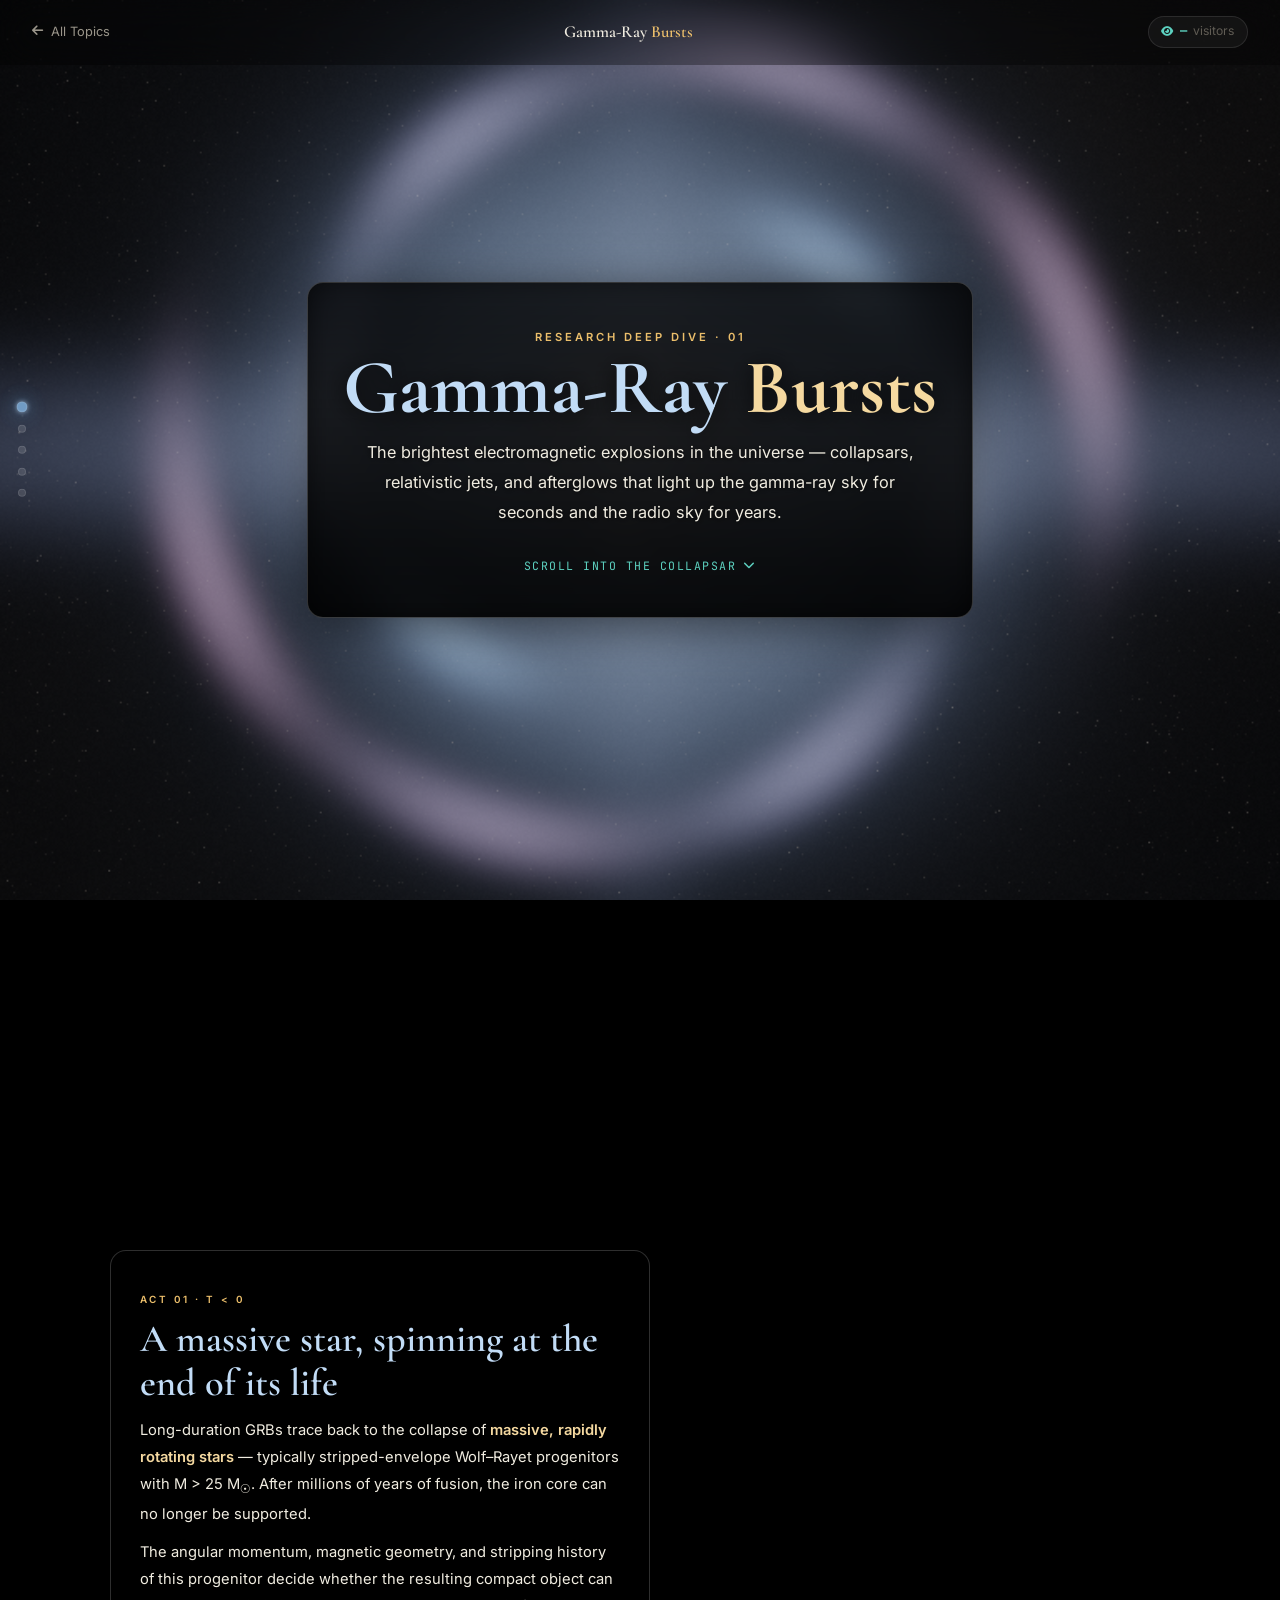
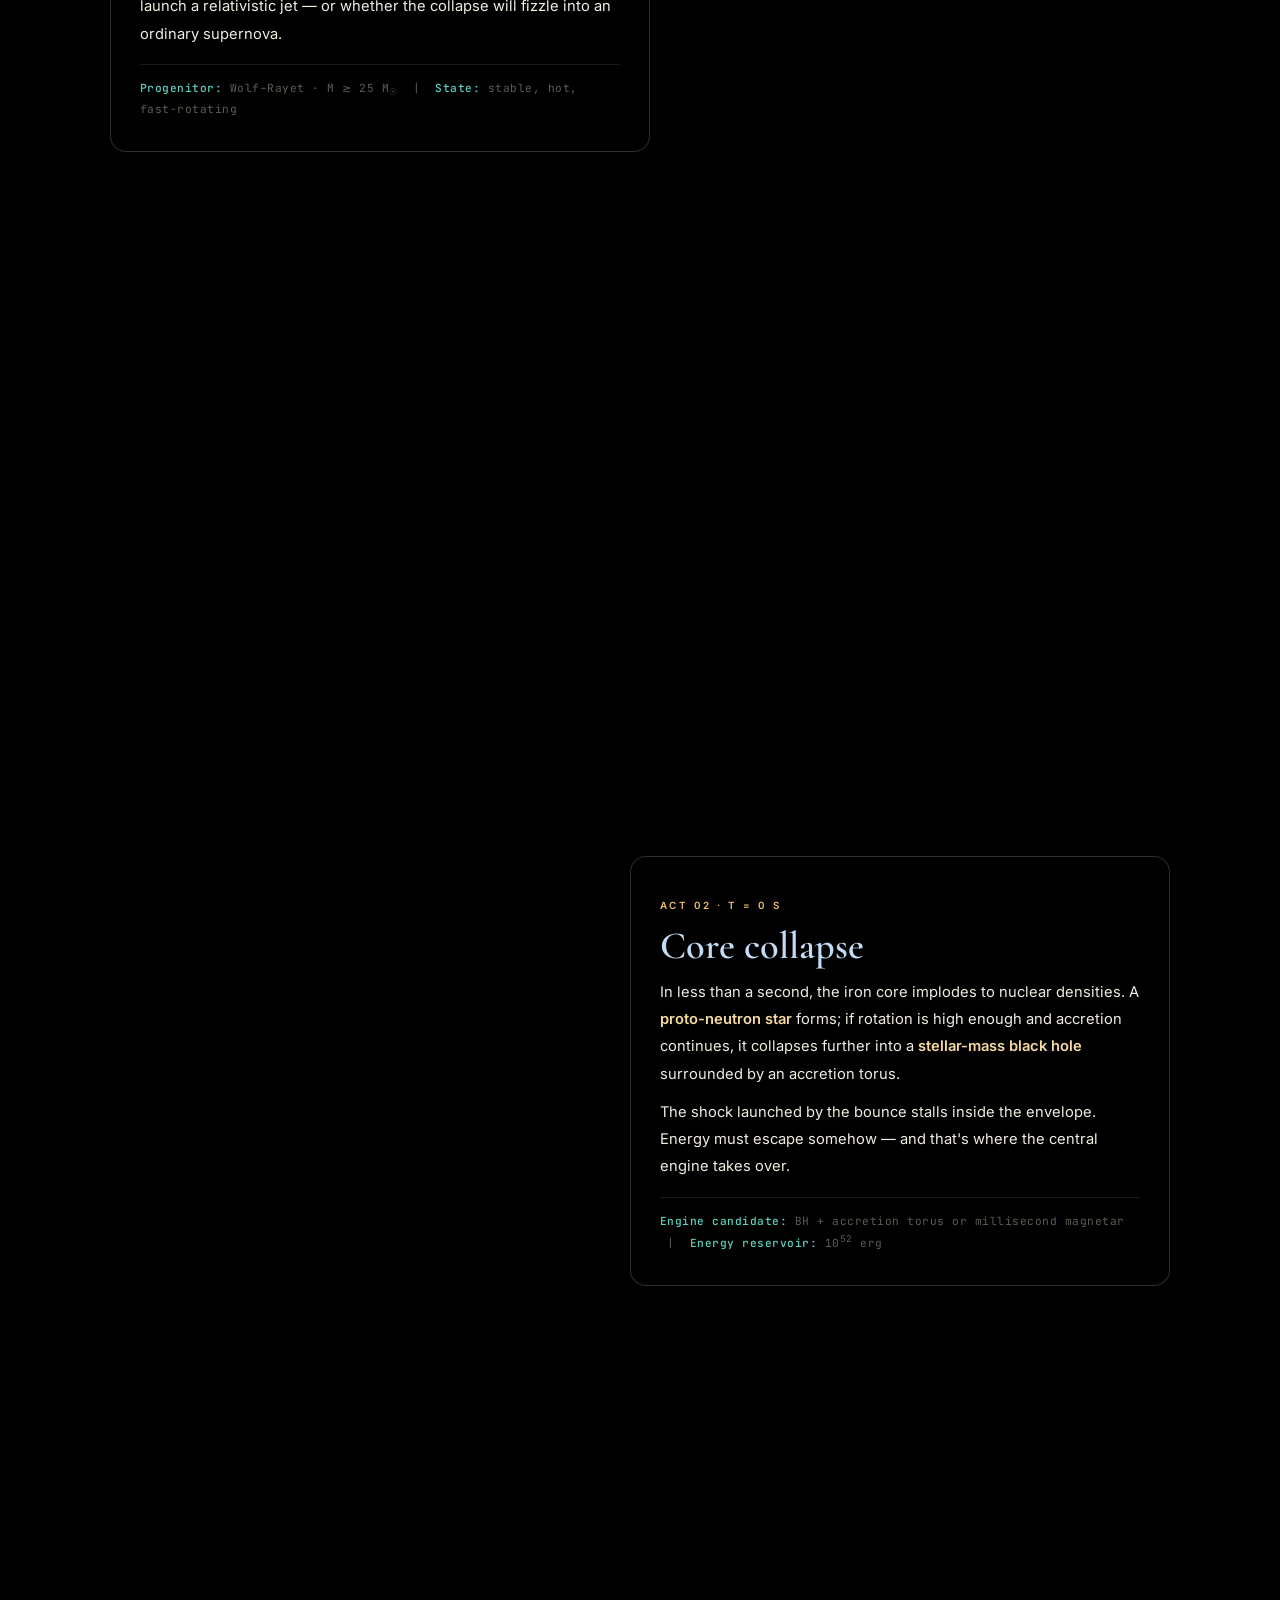
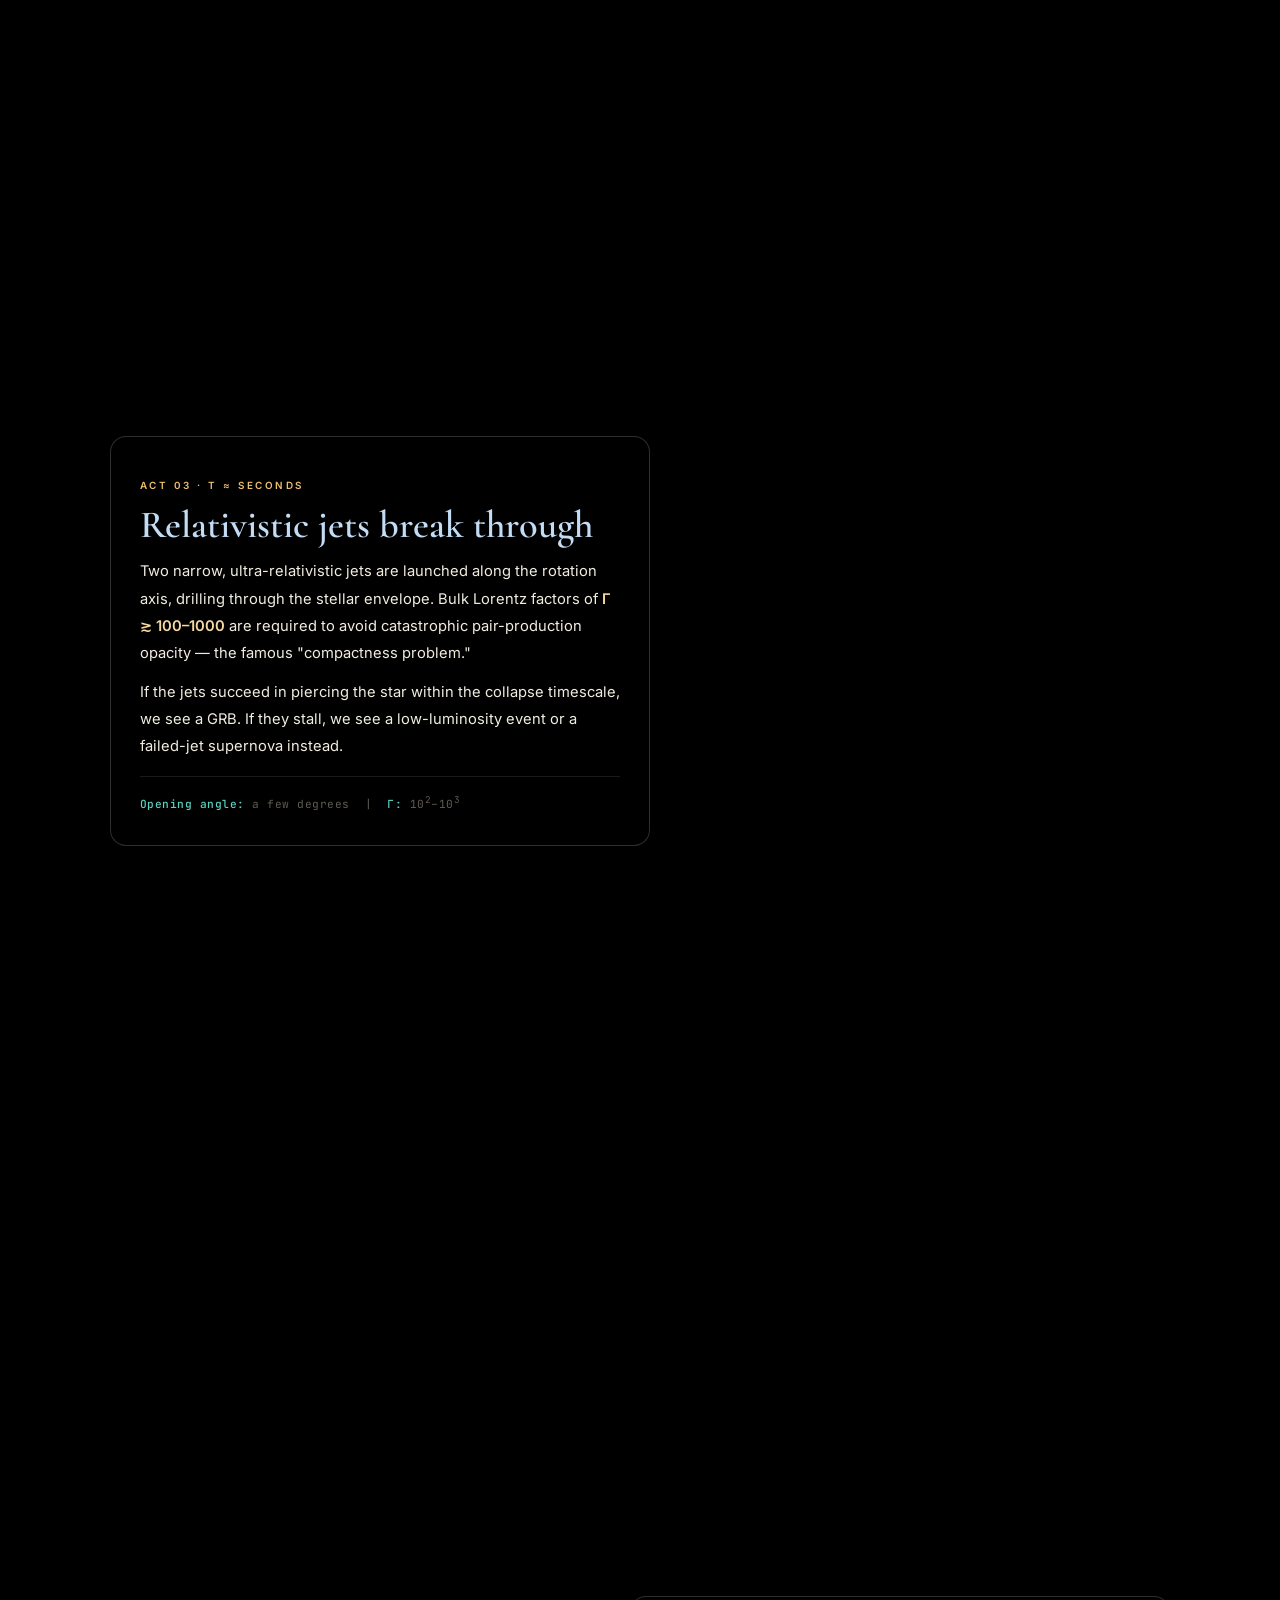
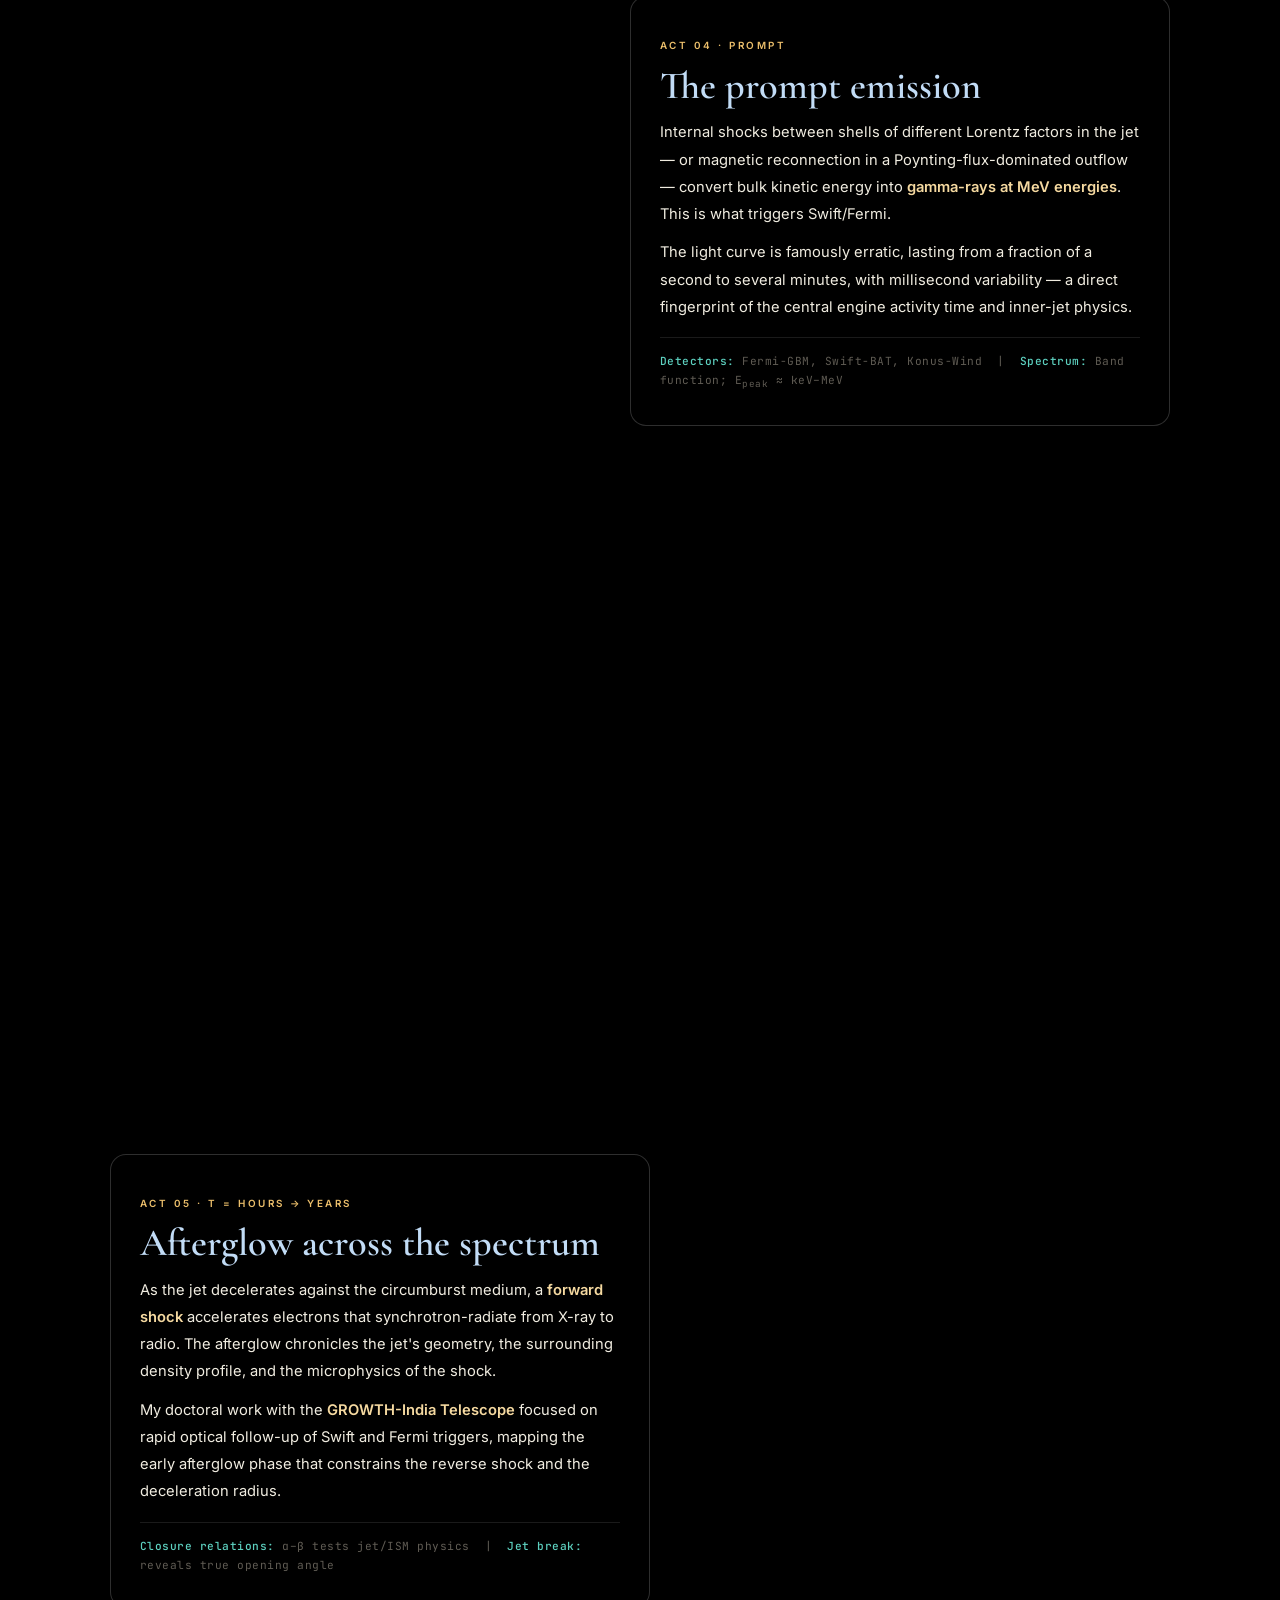
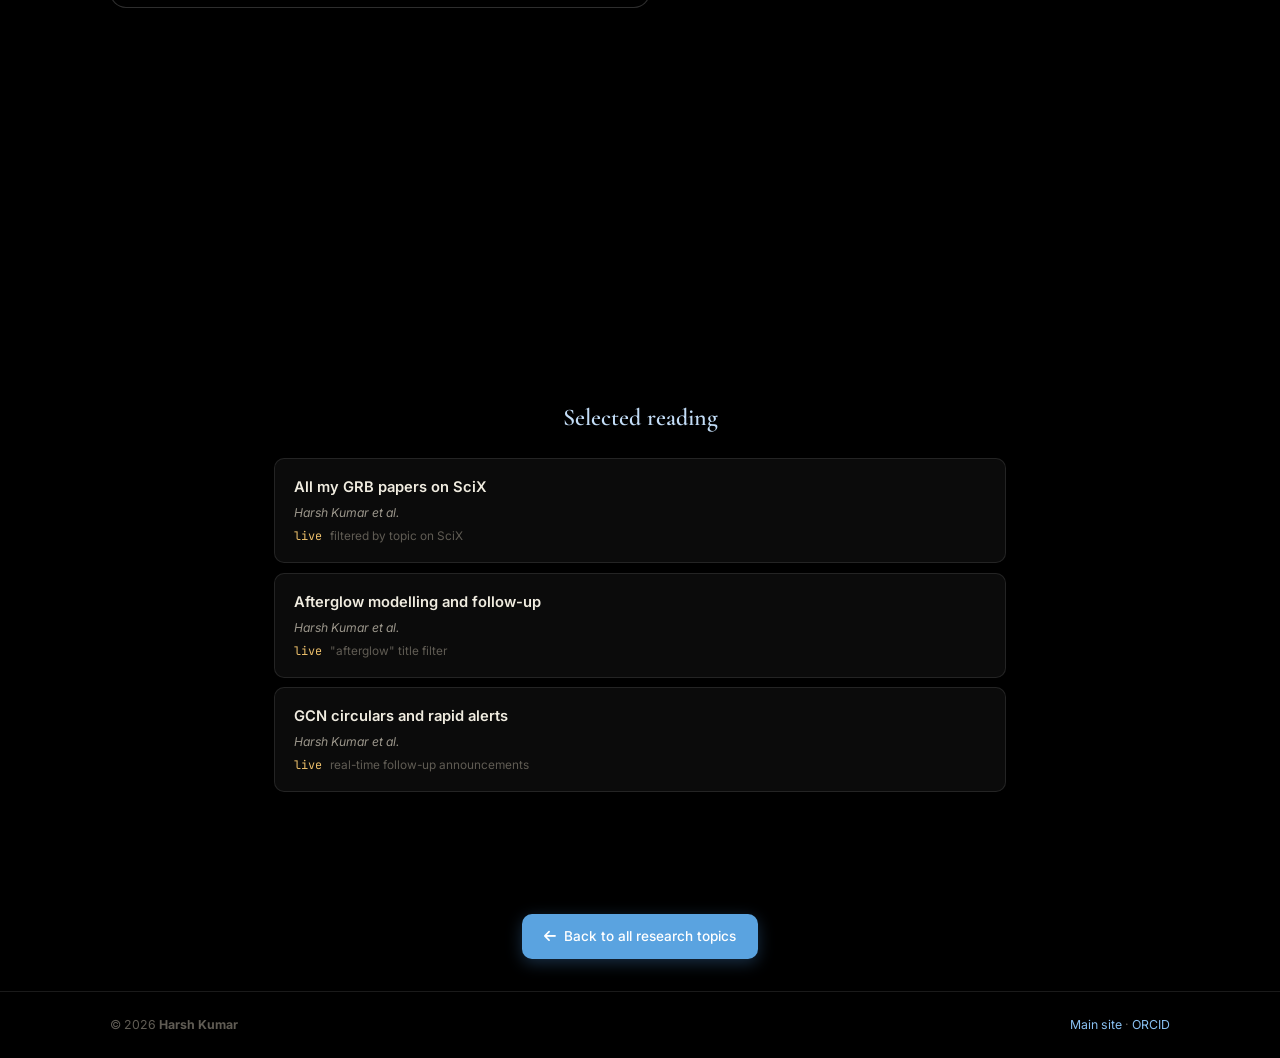
<file: research/grb.html>
<!DOCTYPE html>
<html lang="en">
<head>
<meta charset="UTF-8">
<meta name="viewport" content="width=device-width, initial-scale=1.0">
<meta name="description" content="Gamma-Ray Bursts — research deep dive: collapsar progenitors, relativistic jets, prompt emission, and multi-wavelength afterglows.">
<title>Gamma-Ray Bursts — Harsh Kumar</title>
<link rel="preconnect" href="https://fonts.googleapis.com">
<link rel="preconnect" href="https://fonts.gstatic.com" crossorigin>
<link href="https://fonts.googleapis.com/css2?family=Cormorant+Garamond:wght@400;500;600;700&family=Inter:wght@300;400;500;600&family=JetBrains+Mono:wght@400;500&display=swap" rel="stylesheet">
<link rel="stylesheet" href="https://cdnjs.cloudflare.com/ajax/libs/font-awesome/6.5.1/css/all.min.css" crossorigin="anonymous">
<link rel="stylesheet" href="../assets/css/deep-dive.css">
<!-- Google Analytics (GA4) -->
<script async src="https://www.googletagmanager.com/gtag/js?id=G-DCKBL9F8CQ"></script>
<script>
  window.dataLayer = window.dataLayer || [];
  function gtag(){dataLayer.push(arguments);}
  gtag('js', new Date());
  gtag('config', 'G-DCKBL9F8CQ');
</script>
</head>
<body>

<div id="pb"></div>
<canvas id="cosmic"></canvas>
<aside id="actDots">
  <a class="act-dot" data-label="Progenitor"   href="#act-progenitor"></a>
  <a class="act-dot" data-label="Core Collapse" href="#act-collapse"></a>
  <a class="act-dot" data-label="Jet Launch"   href="#act-jet"></a>
  <a class="act-dot" data-label="Prompt"       href="#act-prompt"></a>
  <a class="act-dot" data-label="Afterglow"    href="#act-afterglow"></a>
</aside>

<nav id="nav">
  <a href="../index.html#research" class="back"><i class="fas fa-arrow-left"></i> All Topics</a>
  <div class="title">Gamma-Ray <em>Bursts</em></div>
  <div class="right"><span class="vis"><i class="fas fa-eye"></i><strong id="vCnt">—</strong> visitors</span></div>
</nav>

<section class="hero">
  <div class="hero-in">
    <span class="kicker">Research Deep Dive · 01</span>
    <h1>Gamma-Ray <span class="accent">Bursts</span></h1>
    <p class="lede">The brightest electromagnetic explosions in the universe — collapsars, relativistic jets, and afterglows that light up the gamma-ray sky for seconds and the radio sky for years.</p>
    <span class="cue">Scroll into the collapsar <i class="fas fa-chevron-down"></i></span>
  </div>
</section>

<section class="act" id="act-progenitor">
  <div class="wrap">
    <div class="story">
      <span class="tag">Act 01 · t &lt; 0</span>
      <h2>A massive star, spinning at the end of its life</h2>
      <p>Long-duration GRBs trace back to the collapse of <strong>massive, rapidly rotating stars</strong> — typically stripped-envelope Wolf–Rayet progenitors with M &gt; 25 M<sub>☉</sub>. After millions of years of fusion, the iron core can no longer be supported.</p>
      <p>The angular momentum, magnetic geometry, and stripping history of this progenitor decide whether the resulting compact object can launch a relativistic jet — or whether the collapse will fizzle into an ordinary supernova.</p>
      <div class="meta"><b>Progenitor:</b> Wolf–Rayet · M ≳ 25 M<sub>☉</sub> &nbsp;|&nbsp; <b>State:</b> stable, hot, fast-rotating</div>
    </div>
  </div>
</section>

<section class="act" id="act-collapse">
  <div class="wrap">
    <div class="story right">
      <span class="tag">Act 02 · t = 0 s</span>
      <h2>Core collapse</h2>
      <p>In less than a second, the iron core implodes to nuclear densities. A <strong>proto-neutron star</strong> forms; if rotation is high enough and accretion continues, it collapses further into a <strong>stellar-mass black hole</strong> surrounded by an accretion torus.</p>
      <p>The shock launched by the bounce stalls inside the envelope. Energy must escape somehow — and that's where the central engine takes over.</p>
      <div class="meta"><b>Engine candidate:</b> BH + accretion torus or millisecond magnetar &nbsp;|&nbsp; <b>Energy reservoir:</b> 10<sup>52</sup> erg</div>
    </div>
  </div>
</section>

<section class="act" id="act-jet">
  <div class="wrap">
    <div class="story">
      <span class="tag">Act 03 · t ≈ seconds</span>
      <h2>Relativistic jets break through</h2>
      <p>Two narrow, ultra-relativistic jets are launched along the rotation axis, drilling through the stellar envelope. Bulk Lorentz factors of <strong>Γ ≳ 100–1000</strong> are required to avoid catastrophic pair-production opacity — the famous "compactness problem."</p>
      <p>If the jets succeed in piercing the star within the collapse timescale, we see a GRB. If they stall, we see a low-luminosity event or a failed-jet supernova instead.</p>
      <div class="meta"><b>Opening angle:</b> a few degrees &nbsp;|&nbsp; <b>Γ:</b> 10<sup>2</sup>–10<sup>3</sup></div>
    </div>
  </div>
</section>

<section class="act" id="act-prompt">
  <div class="wrap">
    <div class="story right">
      <span class="tag">Act 04 · prompt</span>
      <h2>The prompt emission</h2>
      <p>Internal shocks between shells of different Lorentz factors in the jet — or magnetic reconnection in a Poynting-flux-dominated outflow — convert bulk kinetic energy into <strong>gamma-rays at MeV energies</strong>. This is what triggers Swift/Fermi.</p>
      <p>The light curve is famously erratic, lasting from a fraction of a second to several minutes, with millisecond variability — a direct fingerprint of the central engine activity time and inner-jet physics.</p>
      <div class="meta"><b>Detectors:</b> Fermi-GBM, Swift-BAT, Konus-Wind &nbsp;|&nbsp; <b>Spectrum:</b> Band function; E<sub>peak</sub> ≈ keV–MeV</div>
    </div>
  </div>
</section>

<section class="act" id="act-afterglow">
  <div class="wrap">
    <div class="story">
      <span class="tag">Act 05 · t = hours → years</span>
      <h2>Afterglow across the spectrum</h2>
      <p>As the jet decelerates against the circumburst medium, a <strong>forward shock</strong> accelerates electrons that synchrotron-radiate from X-ray to radio. The afterglow chronicles the jet's geometry, the surrounding density profile, and the microphysics of the shock.</p>
      <p>My doctoral work with the <strong>GROWTH-India Telescope</strong> focused on rapid optical follow-up of Swift and Fermi triggers, mapping the early afterglow phase that constrains the reverse shock and the deceleration radius.</p>
      <div class="meta"><b>Closure relations:</b> α–β tests jet/ISM physics &nbsp;|&nbsp; <b>Jet break:</b> reveals true opening angle</div>
    </div>
  </div>
</section>

<div class="papers-wrap">
  <h3>Selected reading</h3>
  <a class="paper-card" href="https://scixplorer.org/search?q=orcid%3A0000-0003-0871-4641%20title%3A%22gamma-ray%20burst%22&sort=date%20desc" target="_blank">
    <div class="t">All my GRB papers on SciX</div>
    <div class="a">Harsh Kumar et al.</div>
    <div class="j"><span class="yr">live</span><span>filtered by topic on SciX</span></div>
  </a>
  <a class="paper-card" href="https://scixplorer.org/search?q=orcid%3A0000-0003-0871-4641%20title%3Aafterglow&sort=date%20desc" target="_blank">
    <div class="t">Afterglow modelling and follow-up</div>
    <div class="a">Harsh Kumar et al.</div>
    <div class="j"><span class="yr">live</span><span>"afterglow" title filter</span></div>
  </a>
  <a class="paper-card" href="https://scixplorer.org/search?q=orcid%3A0000-0003-0871-4641%20pub%3AGCN&sort=date%20desc" target="_blank">
    <div class="t">GCN circulars and rapid alerts</div>
    <div class="a">Harsh Kumar et al.</div>
    <div class="j"><span class="yr">live</span><span>real-time follow-up announcements</span></div>
  </a>
</div>

<div class="bottom-cta">
  <a href="../index.html#research"><i class="fas fa-arrow-left"></i> Back to all research topics</a>
</div>

<footer>
  <div class="ft">
    <div class="ft-c">© 2026 <strong>Harsh Kumar</strong></div>
    <div class="ft-c"><a href="../index.html">Main site</a> · <a href="https://orcid.org/0000-0003-0871-4641" target="_blank">ORCID</a></div>
  </div>
</footer>

<script>
// Progress bar + nav solidify + scroll-pin act dots
const pb = document.getElementById('pb');
const navEl = document.getElementById('nav');
addEventListener('scroll', () => {
  const y = scrollY, max = document.documentElement.scrollHeight - innerHeight;
  pb.style.width = (max > 0 ? y / max * 100 : 0) + '%';
  navEl.classList.toggle('solid', y > 50);
});
document.querySelectorAll('#actDots .act-dot').forEach(d => {
  d.addEventListener('click', e => {
    e.preventDefault();
    document.querySelector(d.getAttribute('href'))?.scrollIntoView({behavior:'smooth'});
  });
});

// Visitor counter
(async () => {
  const el = document.getElementById('vCnt');
  if (!el) return;
  const NS='harshkumar-cfa', KEY='visits';
  const visited = sessionStorage.getItem('hk-visited');
  const path = visited ? `get/${NS}/${KEY}` : `hit/${NS}/${KEY}`;
  try {
    const r = await fetch(`https://abacus.jasoncameron.dev/${path}`);
    if (!r.ok) throw new Error();
    const j = await r.json();
    const v = Number(j?.value ?? j?.count ?? 0);
    if (v > 0) { el.textContent = v.toLocaleString(); sessionStorage.setItem('hk-visited','1'); }
  } catch { el.textContent = '—'; }
})();
</script>

<script type="module">
import { CosmicEngine } from '../assets/js/cosmic-engine.js';
import { GRB_FRAGMENT, GRB_ACTS } from '../assets/js/grb-shader.js';
const engine = new CosmicEngine({
  canvas: '#cosmic',
  fragmentShader: GRB_FRAGMENT,
  acts: GRB_ACTS,
  onTick: (e) => {
    const idx = Math.floor(e.actIndex);
    document.querySelectorAll('#actDots .act-dot').forEach((d,i) => d.classList.toggle('on', i === idx));
  },
});
engine.start();
</script>
</body>
</html>
</file>
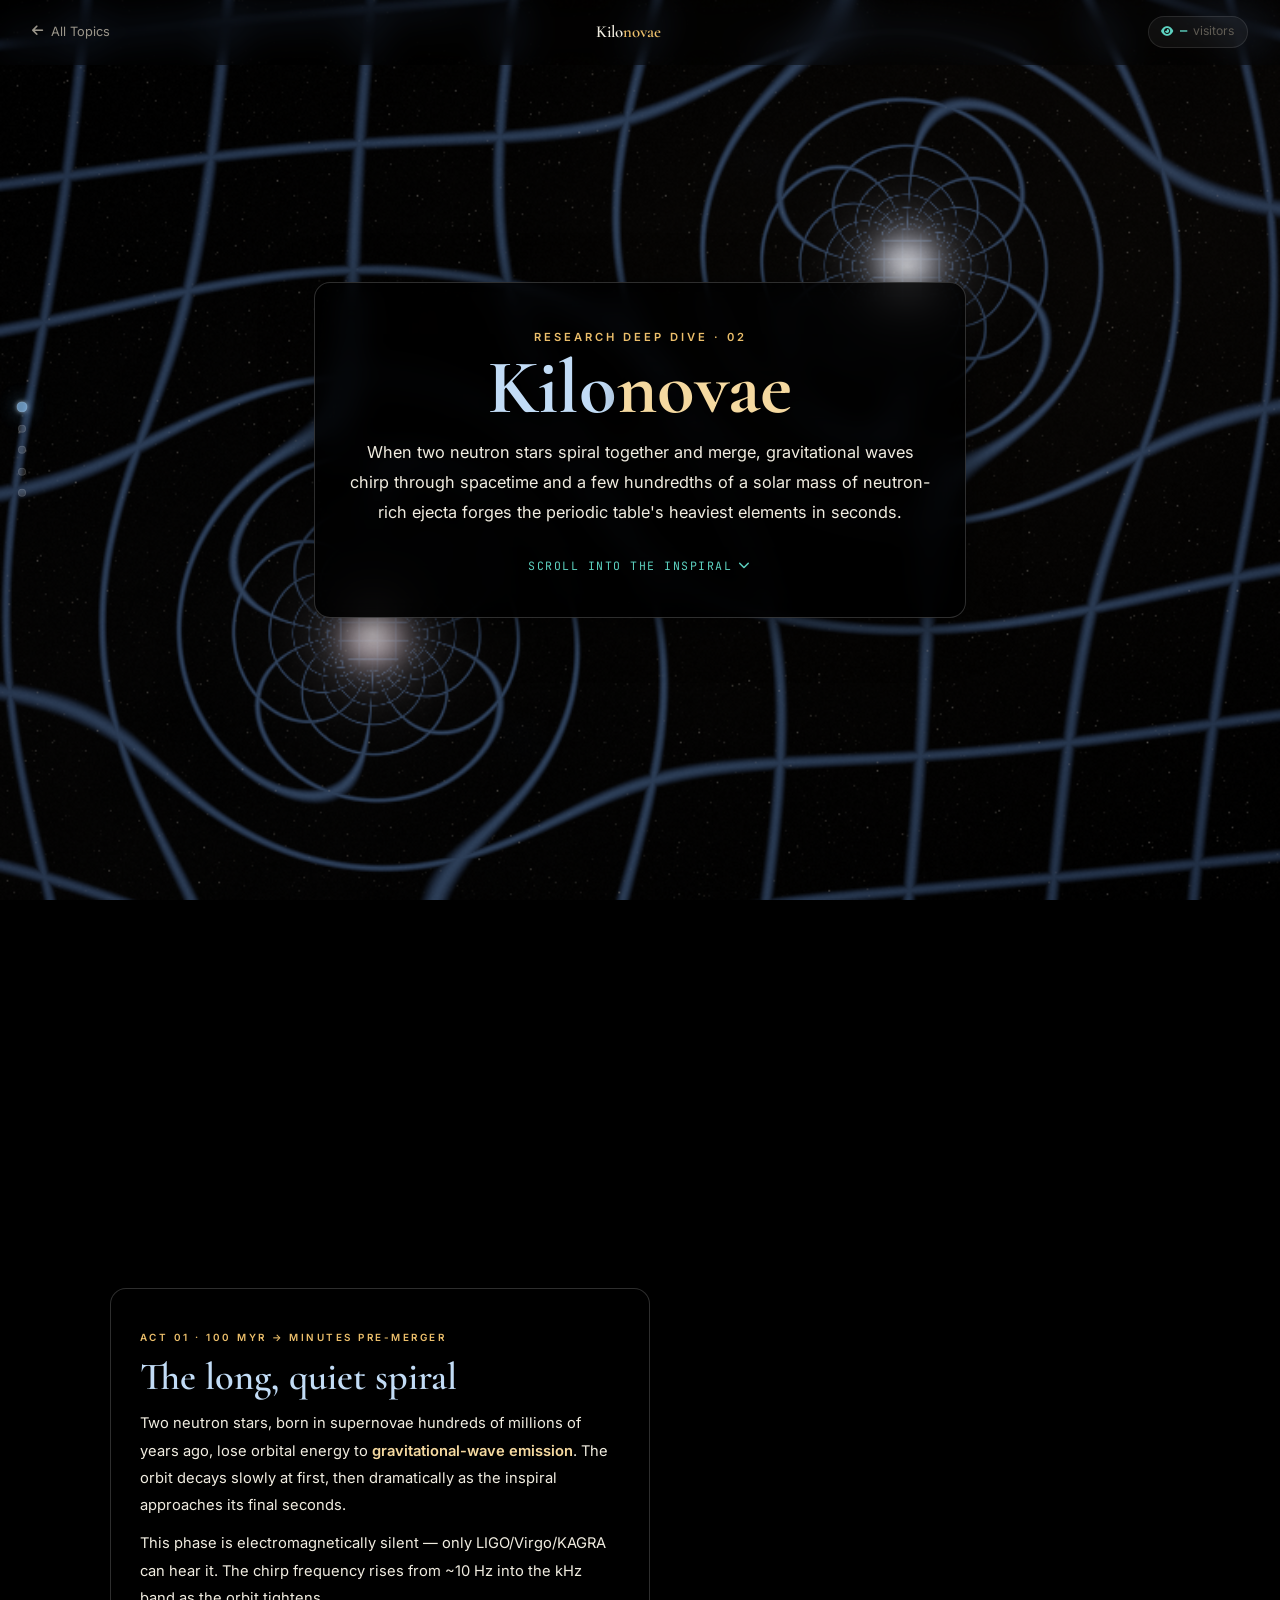
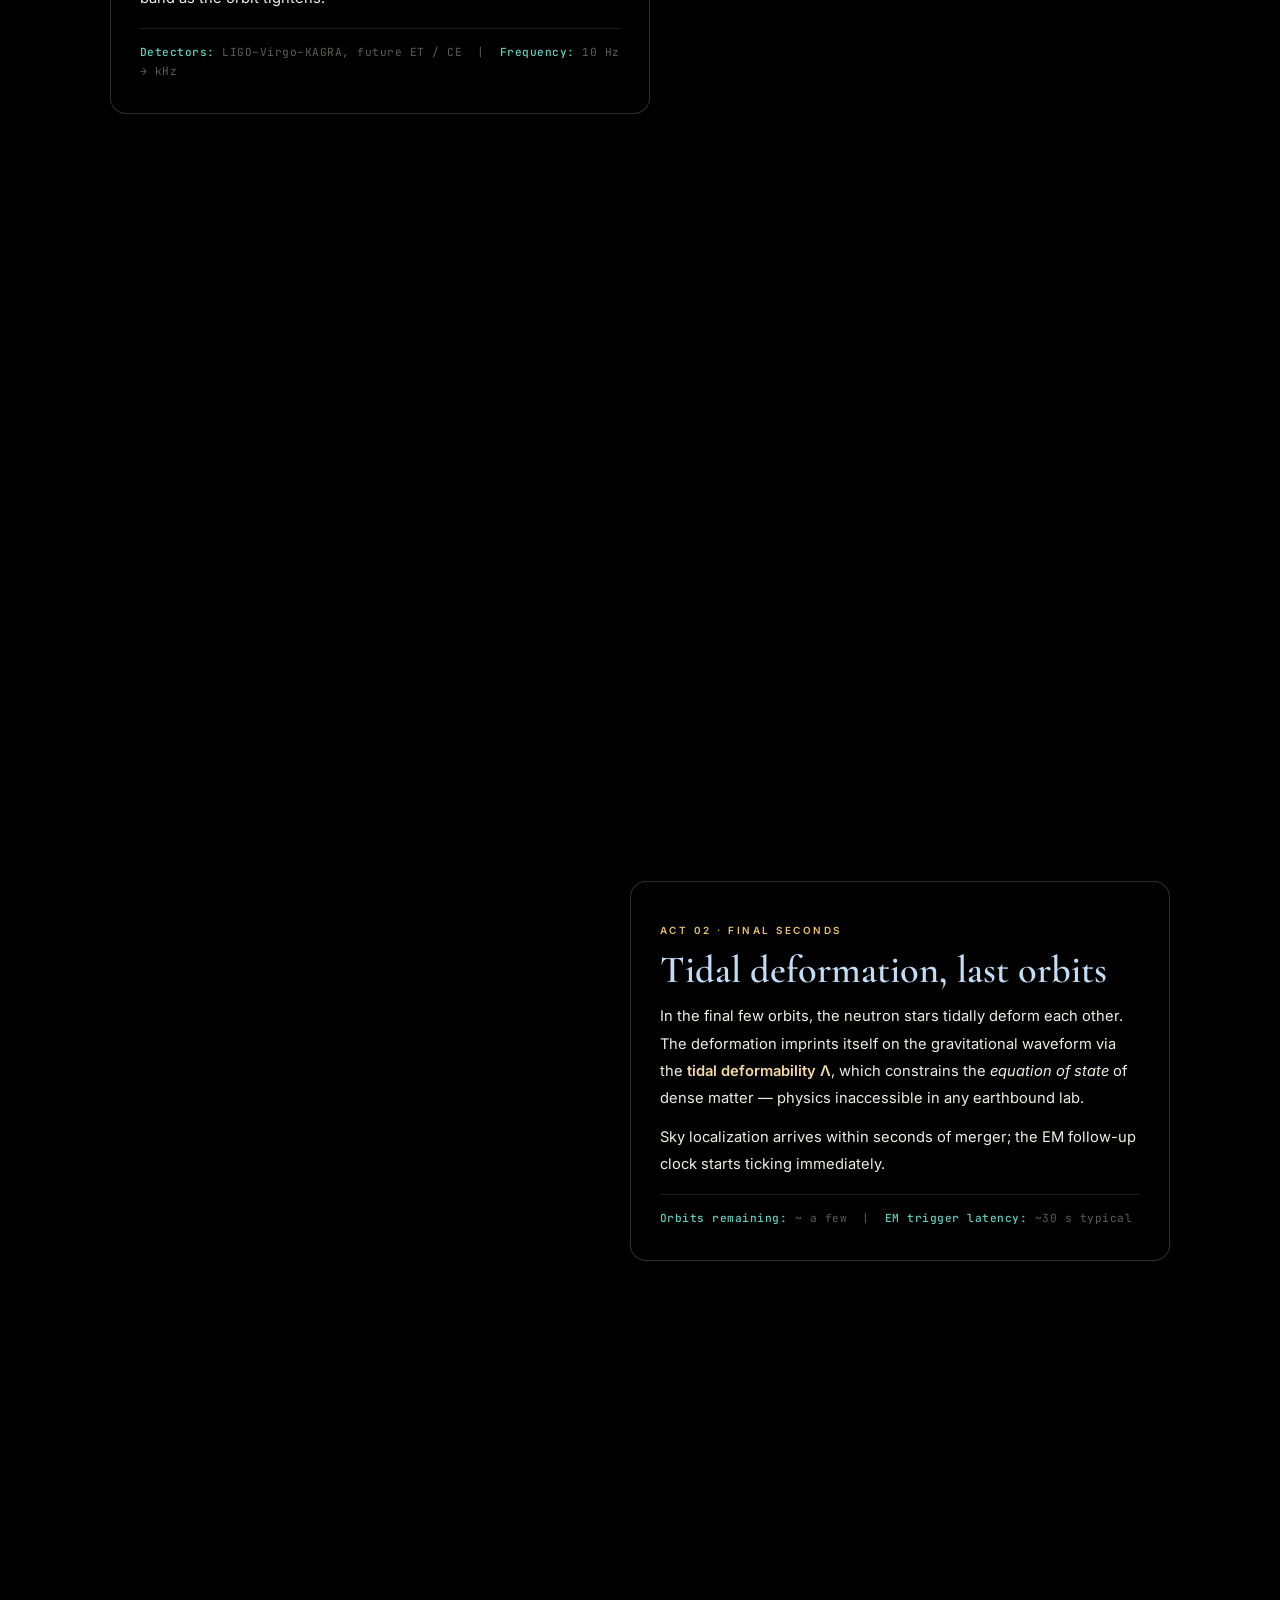
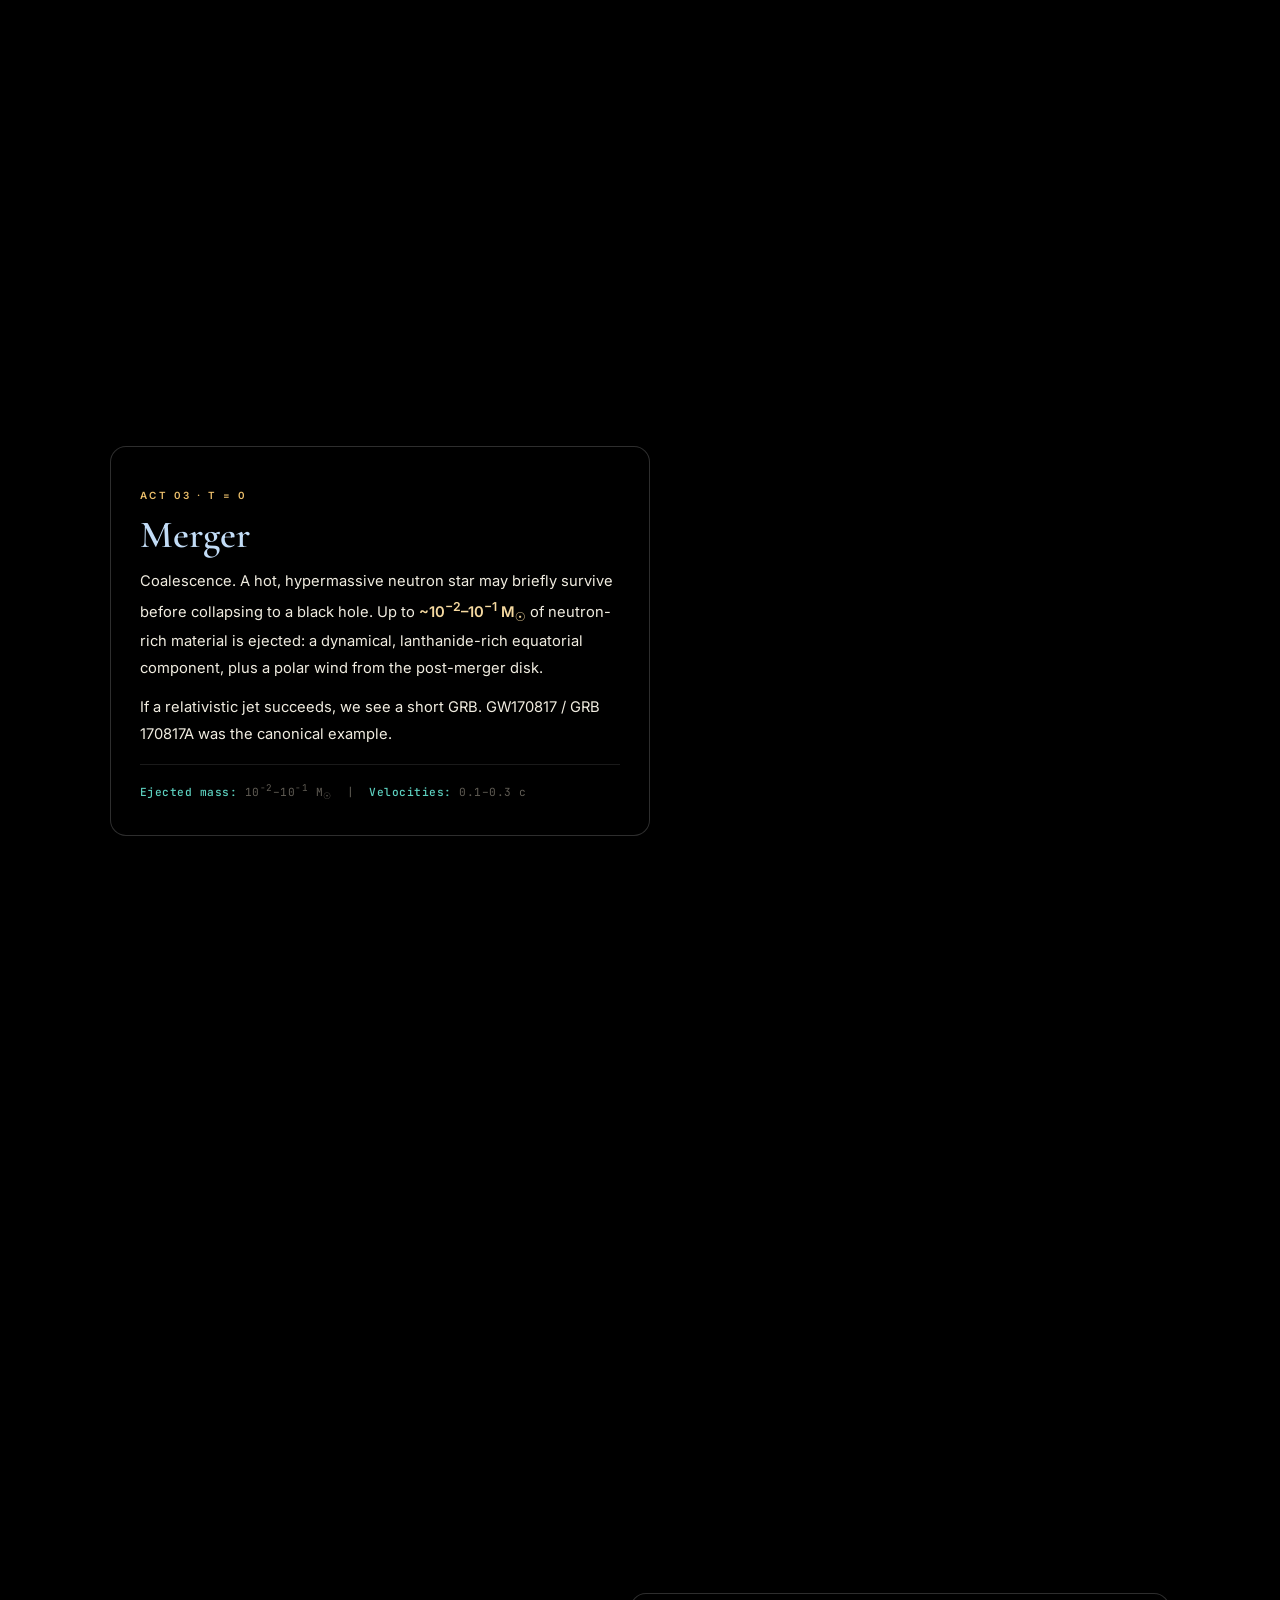
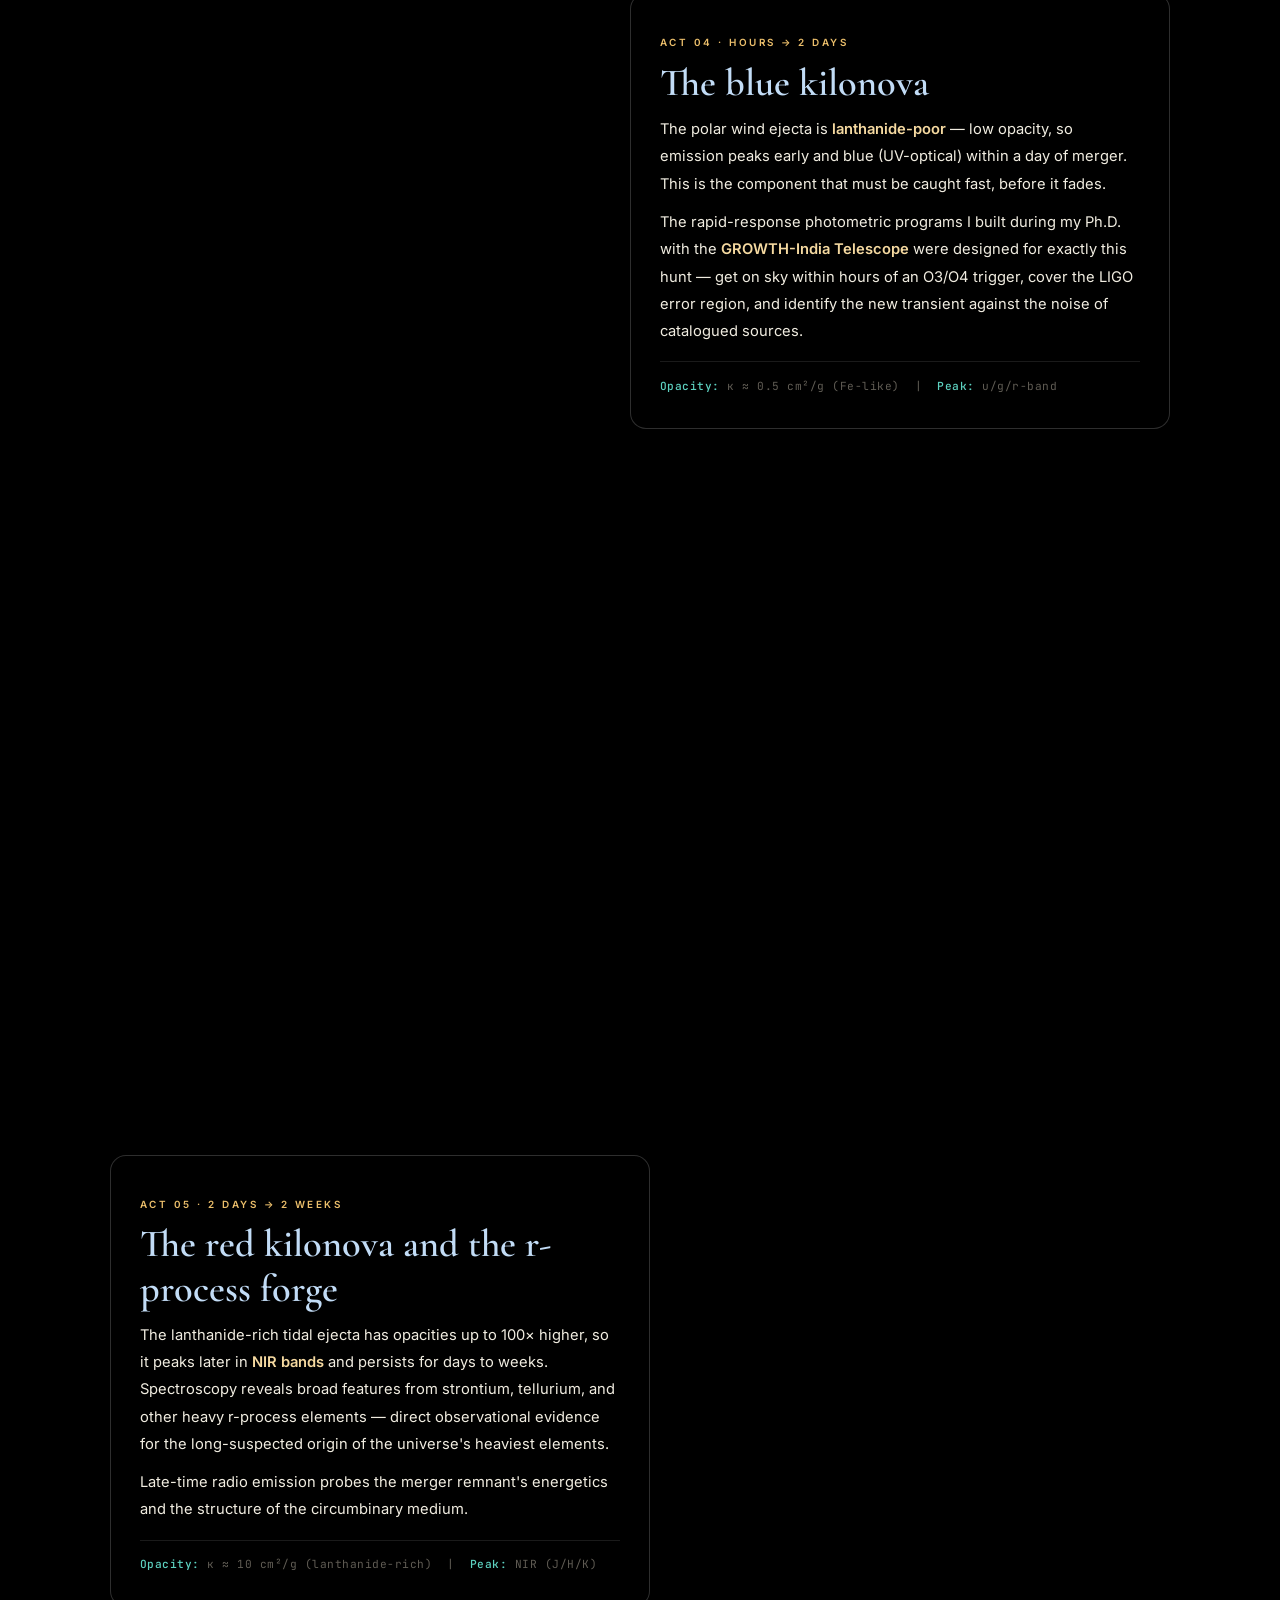
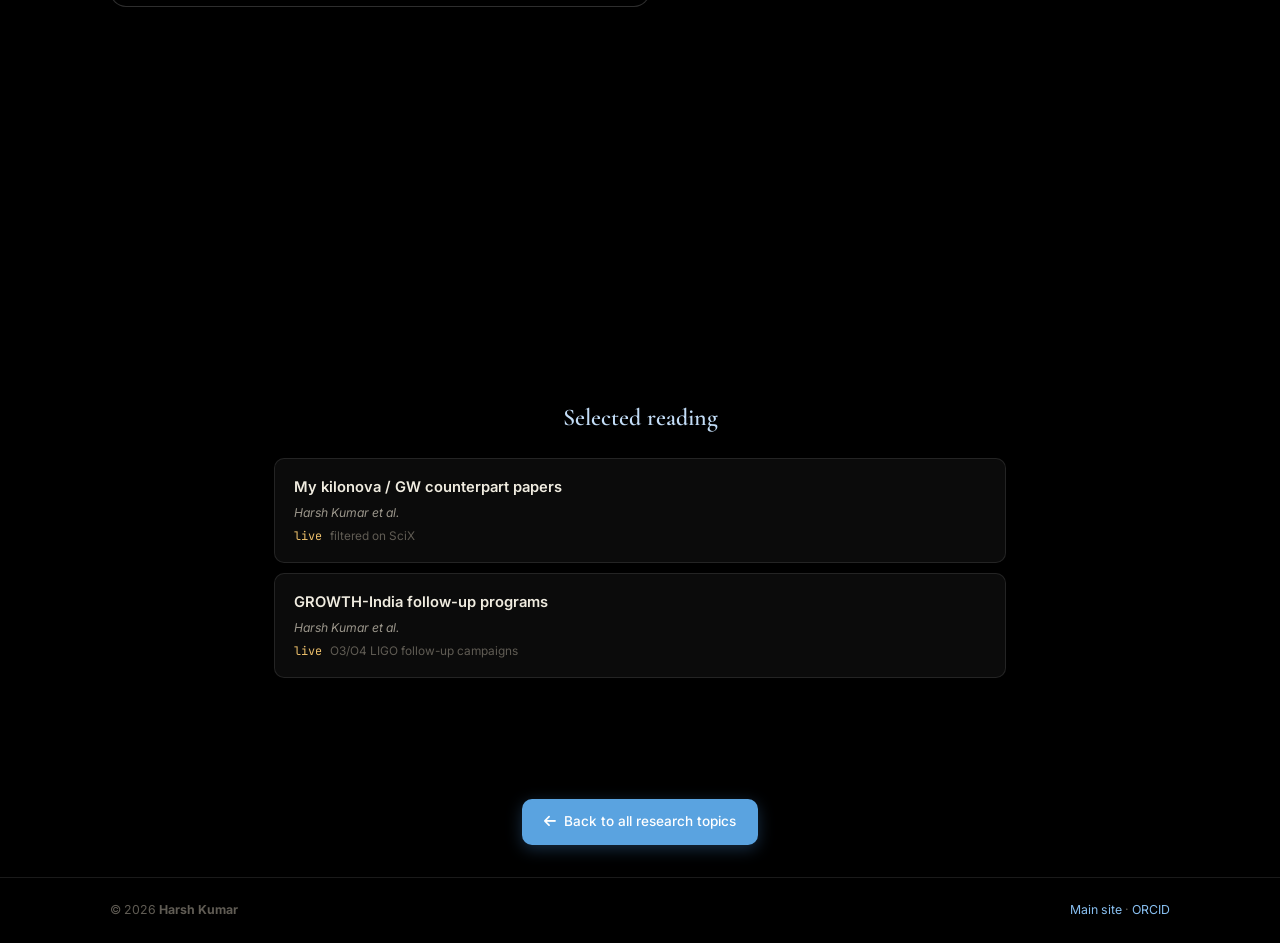
<file: research/kilonova.html>
<!DOCTYPE html>
<html lang="en">
<head>
<meta charset="UTF-8">
<meta name="viewport" content="width=device-width, initial-scale=1.0">
<meta name="description" content="Kilonovae — neutron-star merger transients: gravitational-wave inspiral, r-process nucleosynthesis, and the EM counterpart hunt.">
<title>Kilonovae — Harsh Kumar</title>
<link rel="preconnect" href="https://fonts.googleapis.com">
<link rel="preconnect" href="https://fonts.gstatic.com" crossorigin>
<link href="https://fonts.googleapis.com/css2?family=Cormorant+Garamond:wght@400;500;600;700&family=Inter:wght@300;400;500;600&family=JetBrains+Mono:wght@400;500&display=swap" rel="stylesheet">
<link rel="stylesheet" href="https://cdnjs.cloudflare.com/ajax/libs/font-awesome/6.5.1/css/all.min.css" crossorigin="anonymous">
<link rel="stylesheet" href="../assets/css/deep-dive.css">
<!-- Google Analytics (GA4) -->
<script async src="https://www.googletagmanager.com/gtag/js?id=G-DCKBL9F8CQ"></script>
<script>
  window.dataLayer = window.dataLayer || [];
  function gtag(){dataLayer.push(arguments);}
  gtag('js', new Date());
  gtag('config', 'G-DCKBL9F8CQ');
</script>
</head>
<body>

<div id="pb"></div>
<canvas id="cosmic"></canvas>
<aside id="actDots">
  <a class="act-dot" data-label="Inspiral"      href="#act-inspiral"></a>
  <a class="act-dot" data-label="Final Orbit"   href="#act-finalorbit"></a>
  <a class="act-dot" data-label="Merger"        href="#act-merger"></a>
  <a class="act-dot" data-label="Blue KN"       href="#act-bluekn"></a>
  <a class="act-dot" data-label="Red KN"        href="#act-redkn"></a>
</aside>

<nav id="nav">
  <a href="../index.html#research" class="back"><i class="fas fa-arrow-left"></i> All Topics</a>
  <div class="title">Kilo<em>novae</em></div>
  <div class="right"><span class="vis"><i class="fas fa-eye"></i><strong id="vCnt">—</strong> visitors</span></div>
</nav>

<section class="hero">
  <div class="hero-in">
    <span class="kicker">Research Deep Dive · 02</span>
    <h1>Kilo<span class="accent">novae</span></h1>
    <p class="lede">When two neutron stars spiral together and merge, gravitational waves chirp through spacetime and a few hundredths of a solar mass of neutron-rich ejecta forges the periodic table's heaviest elements in seconds.</p>
    <span class="cue">Scroll into the inspiral <i class="fas fa-chevron-down"></i></span>
  </div>
</section>

<section class="act" id="act-inspiral">
  <div class="wrap">
    <div class="story">
      <span class="tag">Act 01 · 100 Myr → minutes pre-merger</span>
      <h2>The long, quiet spiral</h2>
      <p>Two neutron stars, born in supernovae hundreds of millions of years ago, lose orbital energy to <strong>gravitational-wave emission</strong>. The orbit decays slowly at first, then dramatically as the inspiral approaches its final seconds.</p>
      <p>This phase is electromagnetically silent — only LIGO/Virgo/KAGRA can hear it. The chirp frequency rises from ~10 Hz into the kHz band as the orbit tightens.</p>
      <div class="meta"><b>Detectors:</b> LIGO–Virgo–KAGRA, future ET / CE &nbsp;|&nbsp; <b>Frequency:</b> 10 Hz → kHz</div>
    </div>
  </div>
</section>

<section class="act" id="act-finalorbit">
  <div class="wrap">
    <div class="story right">
      <span class="tag">Act 02 · final seconds</span>
      <h2>Tidal deformation, last orbits</h2>
      <p>In the final few orbits, the neutron stars tidally deform each other. The deformation imprints itself on the gravitational waveform via the <strong>tidal deformability Λ</strong>, which constrains the <em>equation of state</em> of dense matter — physics inaccessible in any earthbound lab.</p>
      <p>Sky localization arrives within seconds of merger; the EM follow-up clock starts ticking immediately.</p>
      <div class="meta"><b>Orbits remaining:</b> ~ a few &nbsp;|&nbsp; <b>EM trigger latency:</b> ~30 s typical</div>
    </div>
  </div>
</section>

<section class="act" id="act-merger">
  <div class="wrap">
    <div class="story">
      <span class="tag">Act 03 · t = 0</span>
      <h2>Merger</h2>
      <p>Coalescence. A hot, hypermassive neutron star may briefly survive before collapsing to a black hole. Up to <strong>~10<sup>−2</sup>–10<sup>−1</sup> M<sub>☉</sub></strong> of neutron-rich material is ejected: a dynamical, lanthanide-rich equatorial component, plus a polar wind from the post-merger disk.</p>
      <p>If a relativistic jet succeeds, we see a short GRB. GW170817 / GRB 170817A was the canonical example.</p>
      <div class="meta"><b>Ejected mass:</b> 10<sup>−2</sup>–10<sup>−1</sup> M<sub>☉</sub> &nbsp;|&nbsp; <b>Velocities:</b> 0.1–0.3 c</div>
    </div>
  </div>
</section>

<section class="act" id="act-bluekn">
  <div class="wrap">
    <div class="story right">
      <span class="tag">Act 04 · hours → 2 days</span>
      <h2>The blue kilonova</h2>
      <p>The polar wind ejecta is <strong>lanthanide-poor</strong> — low opacity, so emission peaks early and blue (UV-optical) within a day of merger. This is the component that must be caught fast, before it fades.</p>
      <p>The rapid-response photometric programs I built during my Ph.D. with the <strong>GROWTH-India Telescope</strong> were designed for exactly this hunt — get on sky within hours of an O3/O4 trigger, cover the LIGO error region, and identify the new transient against the noise of catalogued sources.</p>
      <div class="meta"><b>Opacity:</b> κ ≈ 0.5 cm²/g (Fe-like) &nbsp;|&nbsp; <b>Peak:</b> u/g/r-band</div>
    </div>
  </div>
</section>

<section class="act" id="act-redkn">
  <div class="wrap">
    <div class="story">
      <span class="tag">Act 05 · 2 days → 2 weeks</span>
      <h2>The red kilonova and the r-process forge</h2>
      <p>The lanthanide-rich tidal ejecta has opacities up to 100× higher, so it peaks later in <strong>NIR bands</strong> and persists for days to weeks. Spectroscopy reveals broad features from strontium, tellurium, and other heavy r-process elements — direct observational evidence for the long-suspected origin of the universe's heaviest elements.</p>
      <p>Late-time radio emission probes the merger remnant's energetics and the structure of the circumbinary medium.</p>
      <div class="meta"><b>Opacity:</b> κ ≈ 10 cm²/g (lanthanide-rich) &nbsp;|&nbsp; <b>Peak:</b> NIR (J/H/K)</div>
    </div>
  </div>
</section>

<div class="papers-wrap">
  <h3>Selected reading</h3>
  <a class="paper-card" href="https://scixplorer.org/search?q=orcid%3A0000-0003-0871-4641%20(title%3Akilonova%20OR%20title%3A%22gravitational%20wave%22)&sort=date%20desc" target="_blank">
    <div class="t">My kilonova / GW counterpart papers</div>
    <div class="a">Harsh Kumar et al.</div>
    <div class="j"><span class="yr">live</span><span>filtered on SciX</span></div>
  </a>
  <a class="paper-card" href="https://scixplorer.org/search?q=orcid%3A0000-0003-0871-4641%20title%3AGROWTH&sort=date%20desc" target="_blank">
    <div class="t">GROWTH-India follow-up programs</div>
    <div class="a">Harsh Kumar et al.</div>
    <div class="j"><span class="yr">live</span><span>O3/O4 LIGO follow-up campaigns</span></div>
  </a>
</div>

<div class="bottom-cta">
  <a href="../index.html#research"><i class="fas fa-arrow-left"></i> Back to all research topics</a>
</div>

<footer>
  <div class="ft">
    <div class="ft-c">© 2026 <strong>Harsh Kumar</strong></div>
    <div class="ft-c"><a href="../index.html">Main site</a> · <a href="https://orcid.org/0000-0003-0871-4641" target="_blank">ORCID</a></div>
  </div>
</footer>

<script>
const pb = document.getElementById('pb');
const navEl = document.getElementById('nav');
addEventListener('scroll', () => {
  const y = scrollY, max = document.documentElement.scrollHeight - innerHeight;
  pb.style.width = (max > 0 ? y / max * 100 : 0) + '%';
  navEl.classList.toggle('solid', y > 50);
});
document.querySelectorAll('#actDots .act-dot').forEach(d => {
  d.addEventListener('click', e => {
    e.preventDefault();
    document.querySelector(d.getAttribute('href'))?.scrollIntoView({behavior:'smooth'});
  });
});
(async () => {
  const el = document.getElementById('vCnt');
  if (!el) return;
  const NS='harshkumar-cfa', KEY='visits';
  const visited = sessionStorage.getItem('hk-visited');
  const path = visited ? `get/${NS}/${KEY}` : `hit/${NS}/${KEY}`;
  try {
    const r = await fetch(`https://abacus.jasoncameron.dev/${path}`);
    if (!r.ok) throw new Error();
    const j = await r.json();
    const v = Number(j?.value ?? j?.count ?? 0);
    if (v > 0) { el.textContent = v.toLocaleString(); sessionStorage.setItem('hk-visited','1'); }
  } catch { el.textContent = '—'; }
})();
</script>

<script type="module">
import { CosmicEngine } from '../assets/js/cosmic-engine.js';
import { KN_FRAGMENT, KN_ACTS } from '../assets/js/kilonova-shader.js';
const engine = new CosmicEngine({
  canvas: '#cosmic',
  fragmentShader: KN_FRAGMENT,
  acts: KN_ACTS,
  onTick: (e) => {
    const idx = Math.floor(e.actIndex);
    document.querySelectorAll('#actDots .act-dot').forEach((d,i) => d.classList.toggle('on', i === idx));
  },
});
engine.start();
</script>
</body>
</html>
</file>
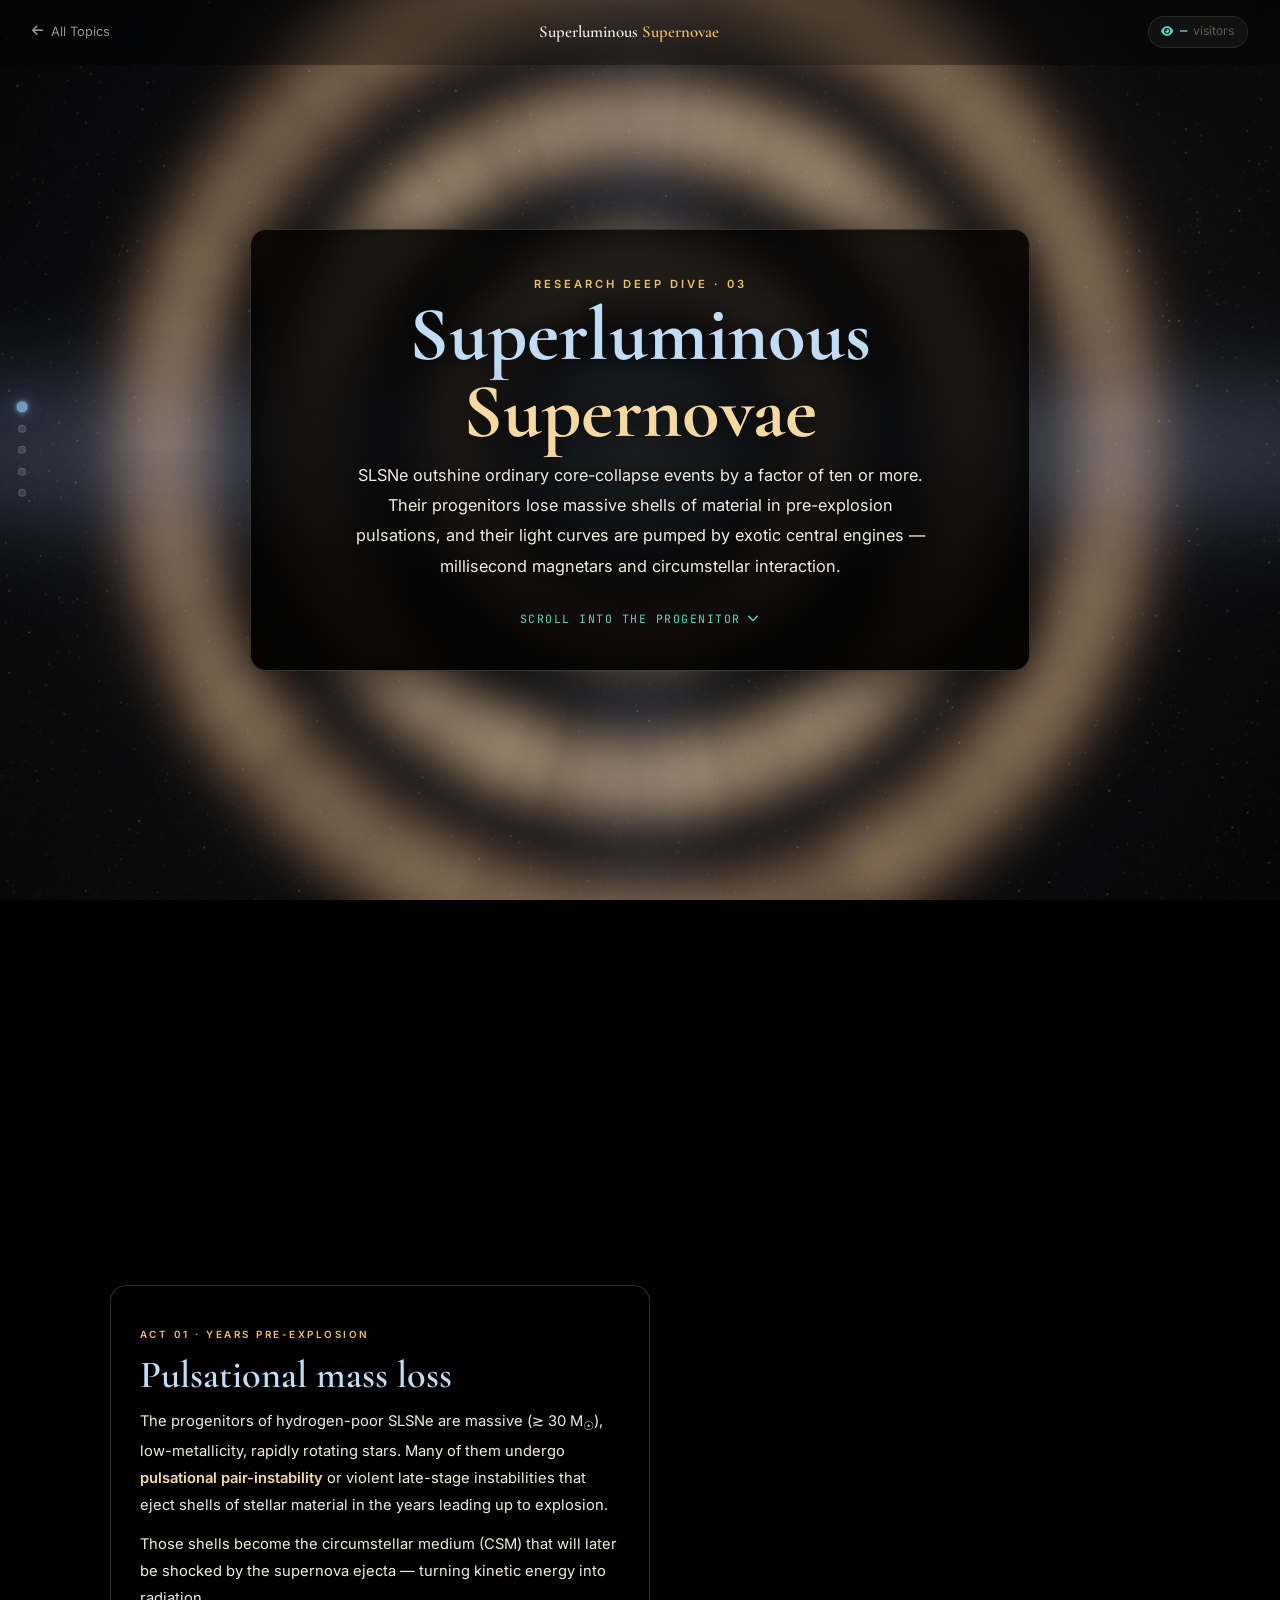
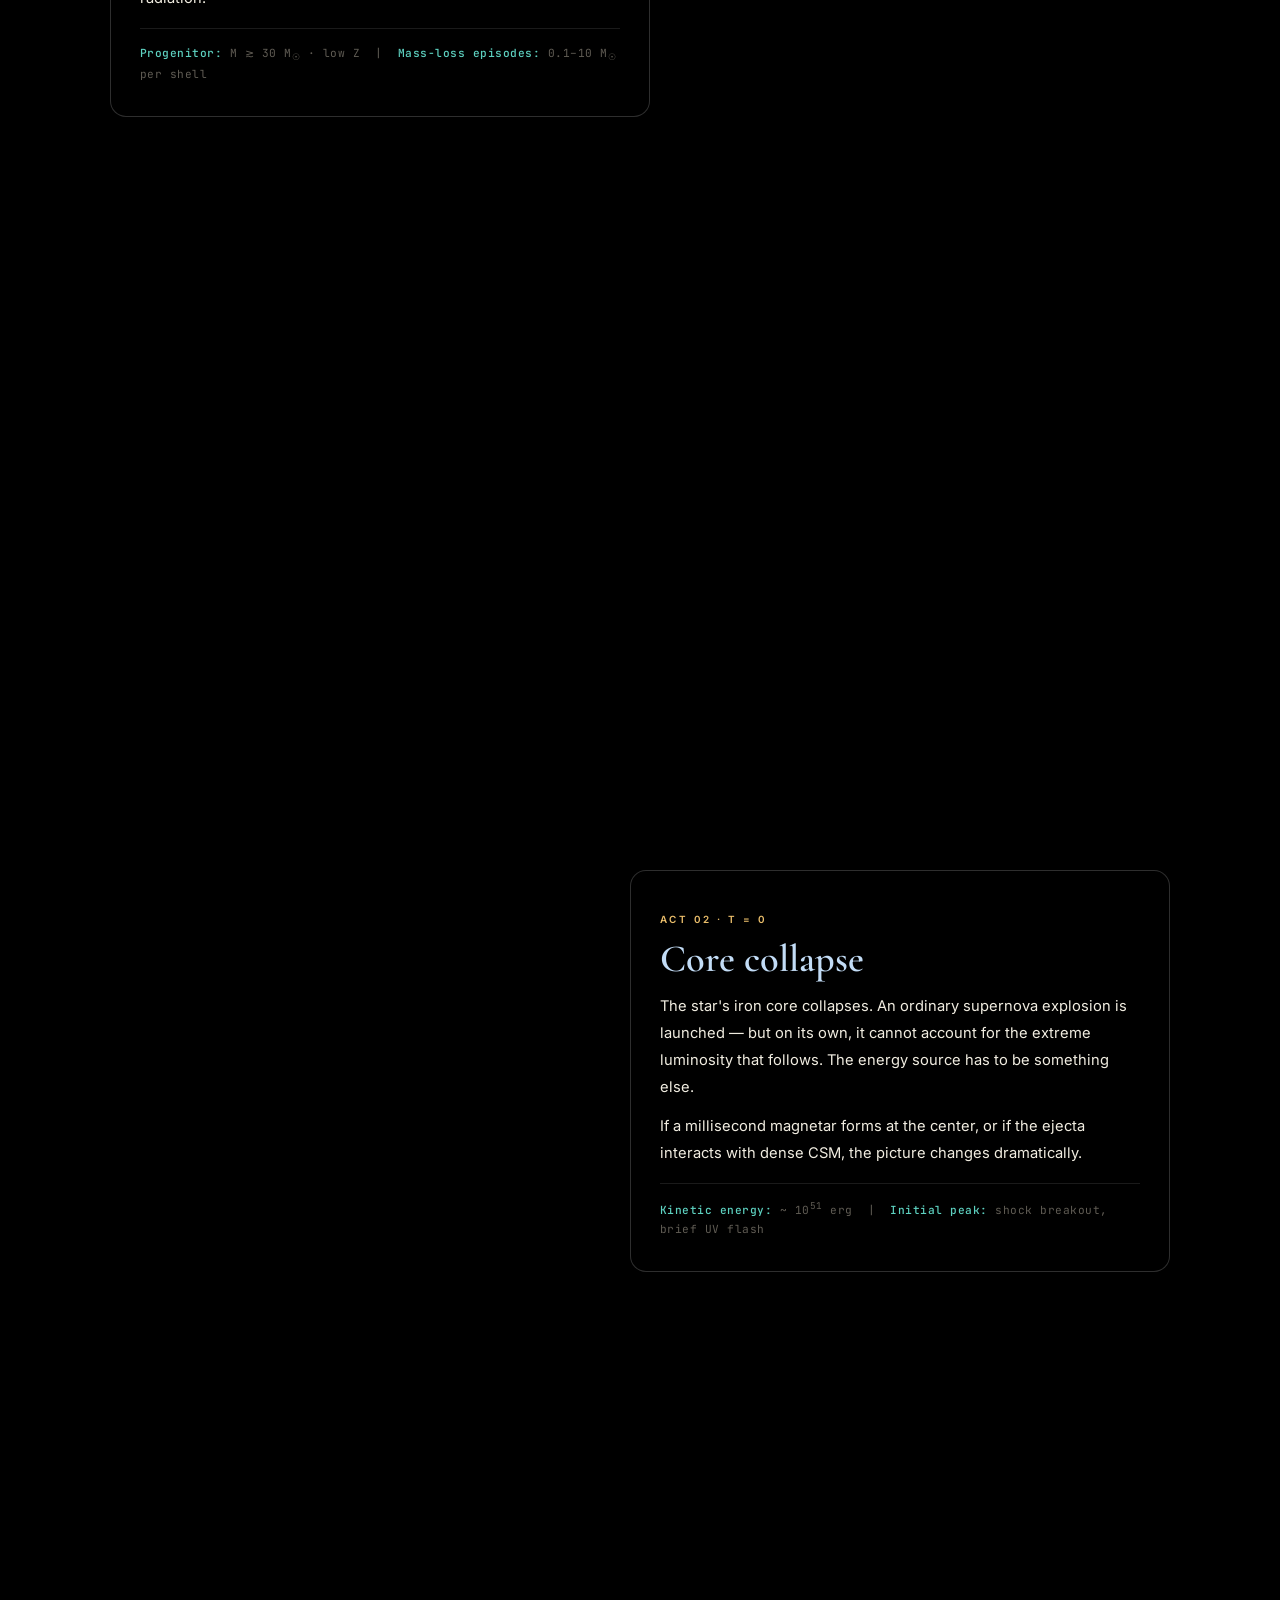
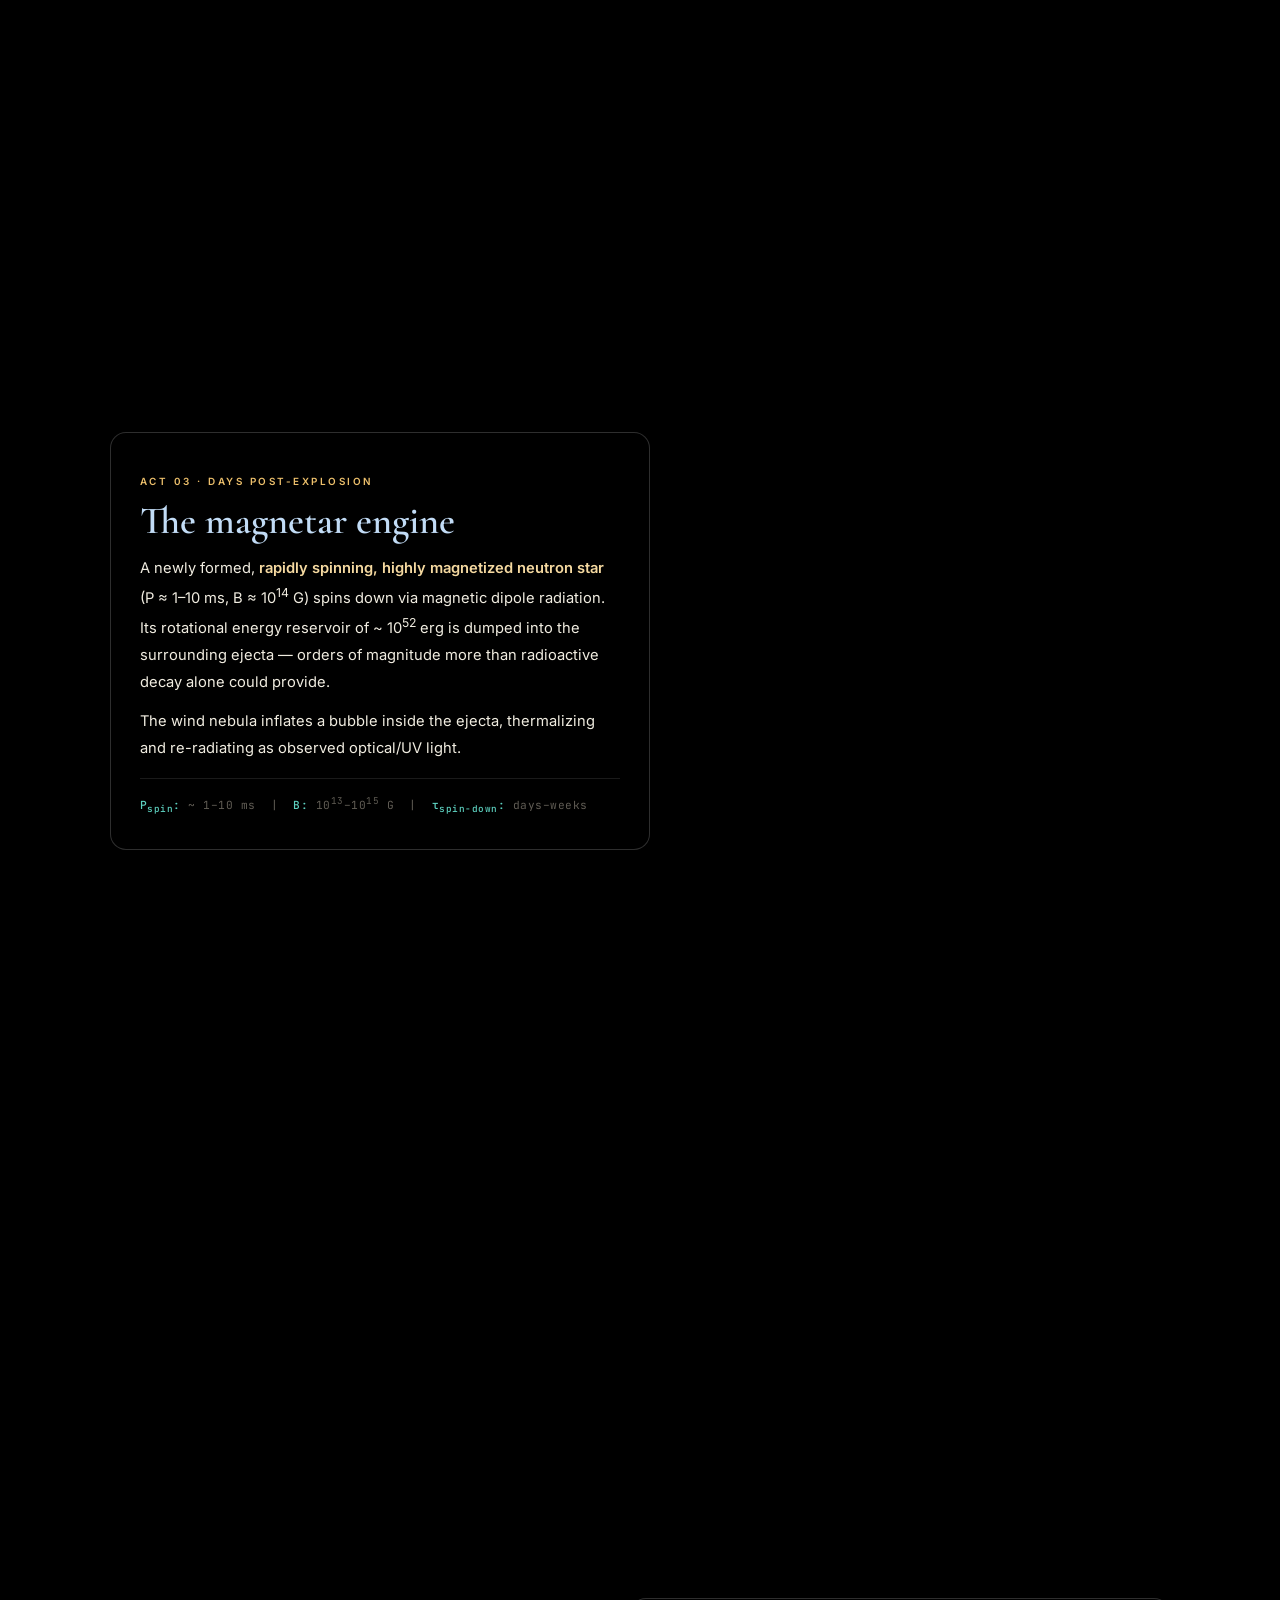
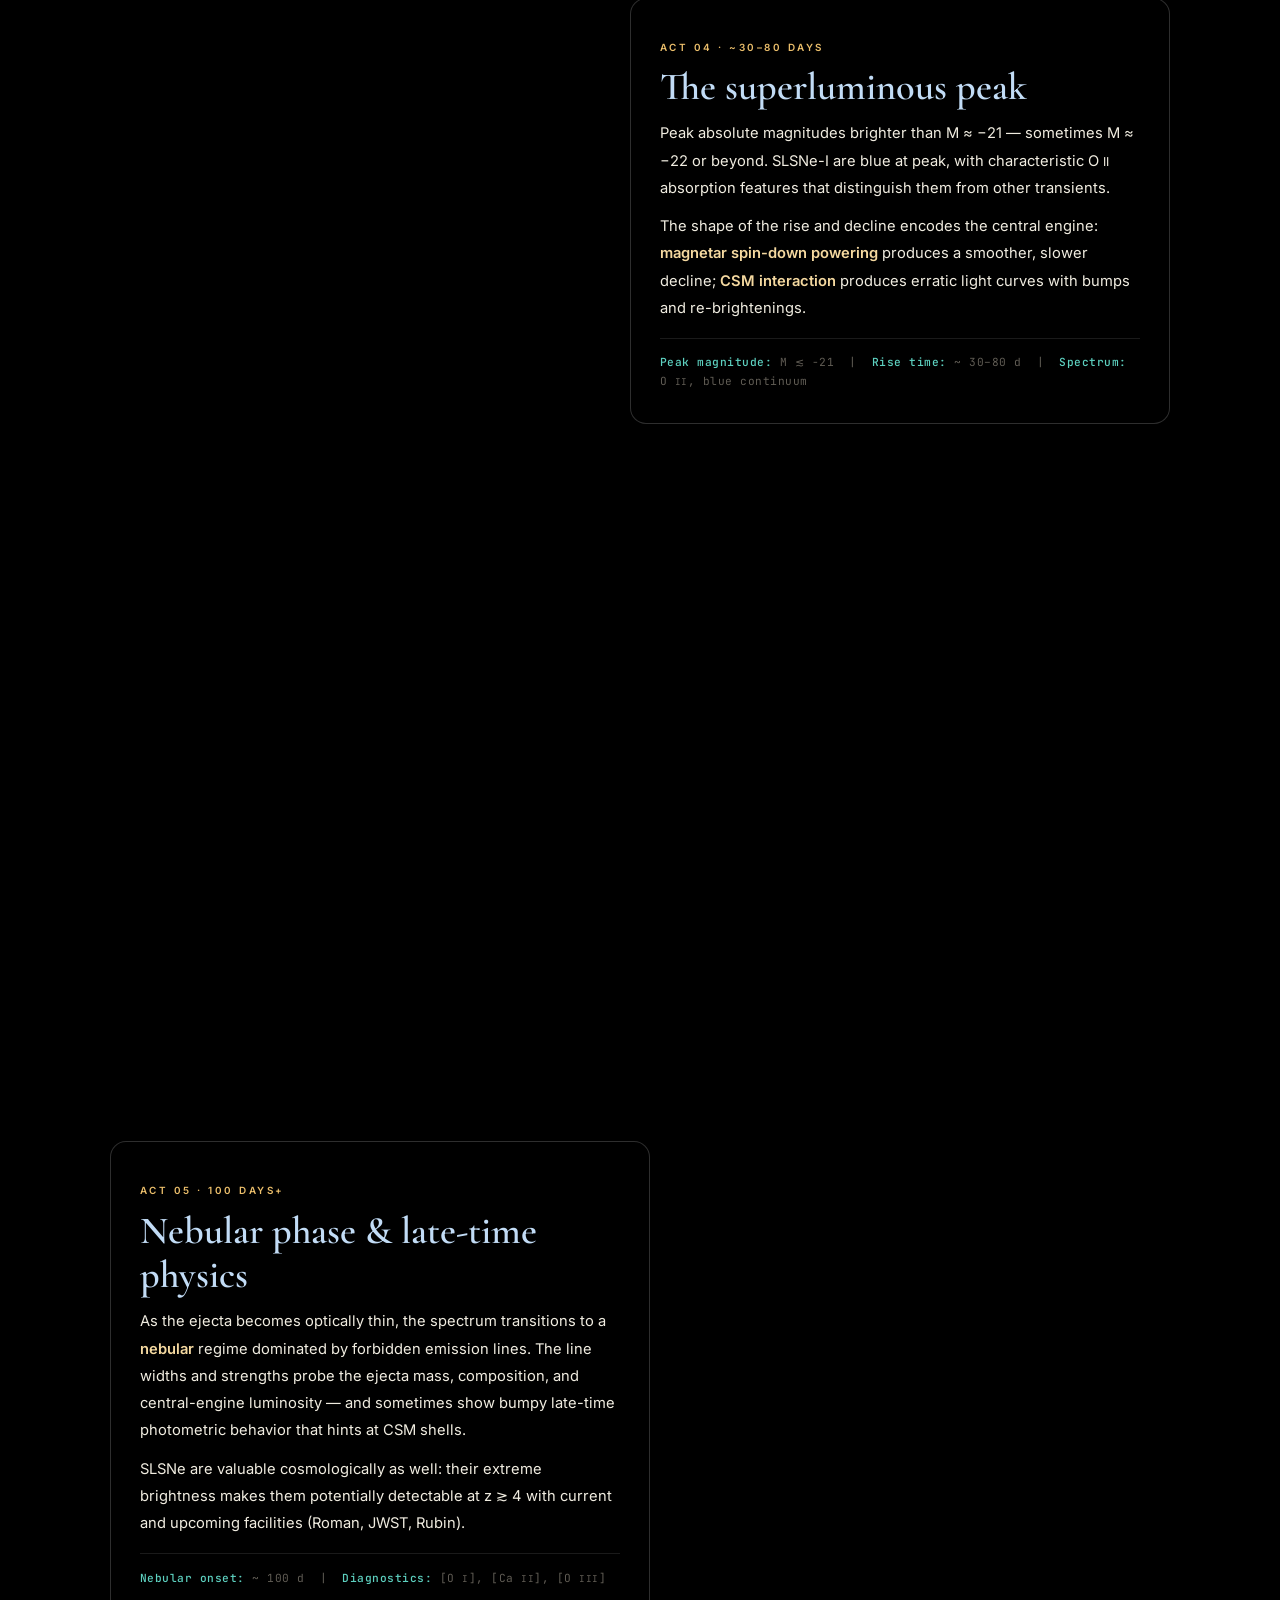
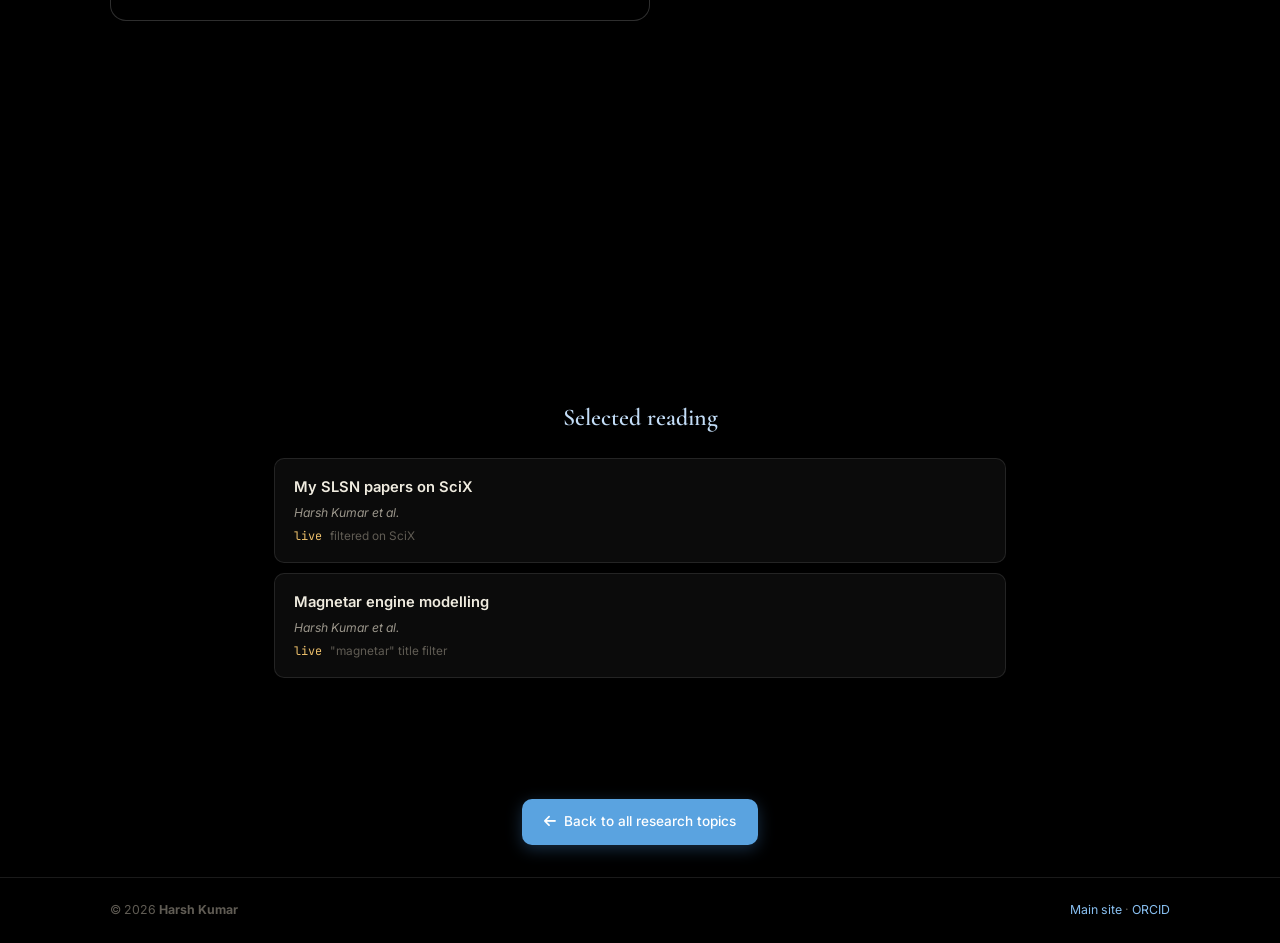
<file: research/slsn.html>
<!DOCTYPE html>
<html lang="en">
<head>
<meta charset="UTF-8">
<meta name="viewport" content="width=device-width, initial-scale=1.0">
<meta name="description" content="Superluminous Supernovae — magnetar-powered explosions ten times brighter than ordinary SNe, with extreme progenitors and rich light-curve physics.">
<title>Superluminous Supernovae — Harsh Kumar</title>
<link rel="preconnect" href="https://fonts.googleapis.com">
<link rel="preconnect" href="https://fonts.gstatic.com" crossorigin>
<link href="https://fonts.googleapis.com/css2?family=Cormorant+Garamond:wght@400;500;600;700&family=Inter:wght@300;400;500;600&family=JetBrains+Mono:wght@400;500&display=swap" rel="stylesheet">
<link rel="stylesheet" href="https://cdnjs.cloudflare.com/ajax/libs/font-awesome/6.5.1/css/all.min.css" crossorigin="anonymous">
<link rel="stylesheet" href="../assets/css/deep-dive.css">
<!-- Google Analytics (GA4) -->
<script async src="https://www.googletagmanager.com/gtag/js?id=G-DCKBL9F8CQ"></script>
<script>
  window.dataLayer = window.dataLayer || [];
  function gtag(){dataLayer.push(arguments);}
  gtag('js', new Date());
  gtag('config', 'G-DCKBL9F8CQ');
</script>
</head>
<body>

<div id="pb"></div>
<canvas id="cosmic"></canvas>
<aside id="actDots">
  <a class="act-dot" data-label="Pulsations" href="#act-pulsations"></a>
  <a class="act-dot" data-label="CCSN"       href="#act-ccsn"></a>
  <a class="act-dot" data-label="Magnetar"   href="#act-magnetar"></a>
  <a class="act-dot" data-label="Peak"       href="#act-peak"></a>
  <a class="act-dot" data-label="Nebular"    href="#act-nebular"></a>
</aside>

<nav id="nav">
  <a href="../index.html#research" class="back"><i class="fas fa-arrow-left"></i> All Topics</a>
  <div class="title">Superluminous <em>Supernovae</em></div>
  <div class="right"><span class="vis"><i class="fas fa-eye"></i><strong id="vCnt">—</strong> visitors</span></div>
</nav>

<section class="hero">
  <div class="hero-in">
    <span class="kicker">Research Deep Dive · 03</span>
    <h1>Superluminous <span class="accent">Supernovae</span></h1>
    <p class="lede">SLSNe outshine ordinary core-collapse events by a factor of ten or more. Their progenitors lose massive shells of material in pre-explosion pulsations, and their light curves are pumped by exotic central engines — millisecond magnetars and circumstellar interaction.</p>
    <span class="cue">Scroll into the progenitor <i class="fas fa-chevron-down"></i></span>
  </div>
</section>

<section class="act" id="act-pulsations">
  <div class="wrap">
    <div class="story">
      <span class="tag">Act 01 · years pre-explosion</span>
      <h2>Pulsational mass loss</h2>
      <p>The progenitors of hydrogen-poor SLSNe are massive (≳ 30 M<sub>☉</sub>), low-metallicity, rapidly rotating stars. Many of them undergo <strong>pulsational pair-instability</strong> or violent late-stage instabilities that eject shells of stellar material in the years leading up to explosion.</p>
      <p>Those shells become the circumstellar medium (CSM) that will later be shocked by the supernova ejecta — turning kinetic energy into radiation.</p>
      <div class="meta"><b>Progenitor:</b> M ≳ 30 M<sub>☉</sub> · low Z &nbsp;|&nbsp; <b>Mass-loss episodes:</b> 0.1–10 M<sub>☉</sub> per shell</div>
    </div>
  </div>
</section>

<section class="act" id="act-ccsn">
  <div class="wrap">
    <div class="story right">
      <span class="tag">Act 02 · t = 0</span>
      <h2>Core collapse</h2>
      <p>The star's iron core collapses. An ordinary supernova explosion is launched — but on its own, it cannot account for the extreme luminosity that follows. The energy source has to be something else.</p>
      <p>If a millisecond magnetar forms at the center, or if the ejecta interacts with dense CSM, the picture changes dramatically.</p>
      <div class="meta"><b>Kinetic energy:</b> ~ 10<sup>51</sup> erg &nbsp;|&nbsp; <b>Initial peak:</b> shock breakout, brief UV flash</div>
    </div>
  </div>
</section>

<section class="act" id="act-magnetar">
  <div class="wrap">
    <div class="story">
      <span class="tag">Act 03 · days post-explosion</span>
      <h2>The magnetar engine</h2>
      <p>A newly formed, <strong>rapidly spinning, highly magnetized neutron star</strong> (P ≈ 1–10 ms, B ≈ 10<sup>14</sup> G) spins down via magnetic dipole radiation. Its rotational energy reservoir of ~ 10<sup>52</sup> erg is dumped into the surrounding ejecta — orders of magnitude more than radioactive decay alone could provide.</p>
      <p>The wind nebula inflates a bubble inside the ejecta, thermalizing and re-radiating as observed optical/UV light.</p>
      <div class="meta"><b>P<sub>spin</sub>:</b> ~ 1–10 ms &nbsp;|&nbsp; <b>B:</b> 10<sup>13</sup>–10<sup>15</sup> G &nbsp;|&nbsp; <b>τ<sub>spin-down</sub>:</b> days–weeks</div>
    </div>
  </div>
</section>

<section class="act" id="act-peak">
  <div class="wrap">
    <div class="story right">
      <span class="tag">Act 04 · ~30–80 days</span>
      <h2>The superluminous peak</h2>
      <p>Peak absolute magnitudes brighter than M ≈ −21 — sometimes M ≈ −22 or beyond. SLSNe-I are blue at peak, with characteristic O <small>II</small> absorption features that distinguish them from other transients.</p>
      <p>The shape of the rise and decline encodes the central engine: <strong>magnetar spin-down powering</strong> produces a smoother, slower decline; <strong>CSM interaction</strong> produces erratic light curves with bumps and re-brightenings.</p>
      <div class="meta"><b>Peak magnitude:</b> M ≲ −21 &nbsp;|&nbsp; <b>Rise time:</b> ~ 30–80 d &nbsp;|&nbsp; <b>Spectrum:</b> O <small>II</small>, blue continuum</div>
    </div>
  </div>
</section>

<section class="act" id="act-nebular">
  <div class="wrap">
    <div class="story">
      <span class="tag">Act 05 · 100 days+</span>
      <h2>Nebular phase &amp; late-time physics</h2>
      <p>As the ejecta becomes optically thin, the spectrum transitions to a <strong>nebular</strong> regime dominated by forbidden emission lines. The line widths and strengths probe the ejecta mass, composition, and central-engine luminosity — and sometimes show bumpy late-time photometric behavior that hints at CSM shells.</p>
      <p>SLSNe are valuable cosmologically as well: their extreme brightness makes them potentially detectable at z ≳ 4 with current and upcoming facilities (Roman, JWST, Rubin).</p>
      <div class="meta"><b>Nebular onset:</b> ~ 100 d &nbsp;|&nbsp; <b>Diagnostics:</b> [O <small>I</small>], [Ca <small>II</small>], [O <small>III</small>]</div>
    </div>
  </div>
</section>

<div class="papers-wrap">
  <h3>Selected reading</h3>
  <a class="paper-card" href="https://scixplorer.org/search?q=orcid%3A0000-0003-0871-4641%20(title%3Asuperluminous%20OR%20title%3ASLSN)&sort=date%20desc" target="_blank">
    <div class="t">My SLSN papers on SciX</div>
    <div class="a">Harsh Kumar et al.</div>
    <div class="j"><span class="yr">live</span><span>filtered on SciX</span></div>
  </a>
  <a class="paper-card" href="https://scixplorer.org/search?q=orcid%3A0000-0003-0871-4641%20title%3Amagnetar&sort=date%20desc" target="_blank">
    <div class="t">Magnetar engine modelling</div>
    <div class="a">Harsh Kumar et al.</div>
    <div class="j"><span class="yr">live</span><span>"magnetar" title filter</span></div>
  </a>
</div>

<div class="bottom-cta">
  <a href="../index.html#research"><i class="fas fa-arrow-left"></i> Back to all research topics</a>
</div>

<footer>
  <div class="ft">
    <div class="ft-c">© 2026 <strong>Harsh Kumar</strong></div>
    <div class="ft-c"><a href="../index.html">Main site</a> · <a href="https://orcid.org/0000-0003-0871-4641" target="_blank">ORCID</a></div>
  </div>
</footer>

<script>
const pb = document.getElementById('pb');
const navEl = document.getElementById('nav');
addEventListener('scroll', () => {
  const y = scrollY, max = document.documentElement.scrollHeight - innerHeight;
  pb.style.width = (max > 0 ? y / max * 100 : 0) + '%';
  navEl.classList.toggle('solid', y > 50);
});
document.querySelectorAll('#actDots .act-dot').forEach(d => {
  d.addEventListener('click', e => {
    e.preventDefault();
    document.querySelector(d.getAttribute('href'))?.scrollIntoView({behavior:'smooth'});
  });
});
(async () => {
  const el = document.getElementById('vCnt');
  if (!el) return;
  const NS='harshkumar-cfa', KEY='visits';
  const visited = sessionStorage.getItem('hk-visited');
  const path = visited ? `get/${NS}/${KEY}` : `hit/${NS}/${KEY}`;
  try {
    const r = await fetch(`https://abacus.jasoncameron.dev/${path}`);
    if (!r.ok) throw new Error();
    const j = await r.json();
    const v = Number(j?.value ?? j?.count ?? 0);
    if (v > 0) { el.textContent = v.toLocaleString(); sessionStorage.setItem('hk-visited','1'); }
  } catch { el.textContent = '—'; }
})();
</script>

<script type="module">
import { CosmicEngine } from '../assets/js/cosmic-engine.js';
import { SLSN_FRAGMENT, SLSN_ACTS } from '../assets/js/slsn-shader.js';
const engine = new CosmicEngine({
  canvas: '#cosmic',
  fragmentShader: SLSN_FRAGMENT,
  acts: SLSN_ACTS,
  onTick: (e) => {
    const idx = Math.floor(e.actIndex);
    document.querySelectorAll('#actDots .act-dot').forEach((d,i) => d.classList.toggle('on', i === idx));
  },
});
engine.start();
</script>
</body>
</html>
</file>
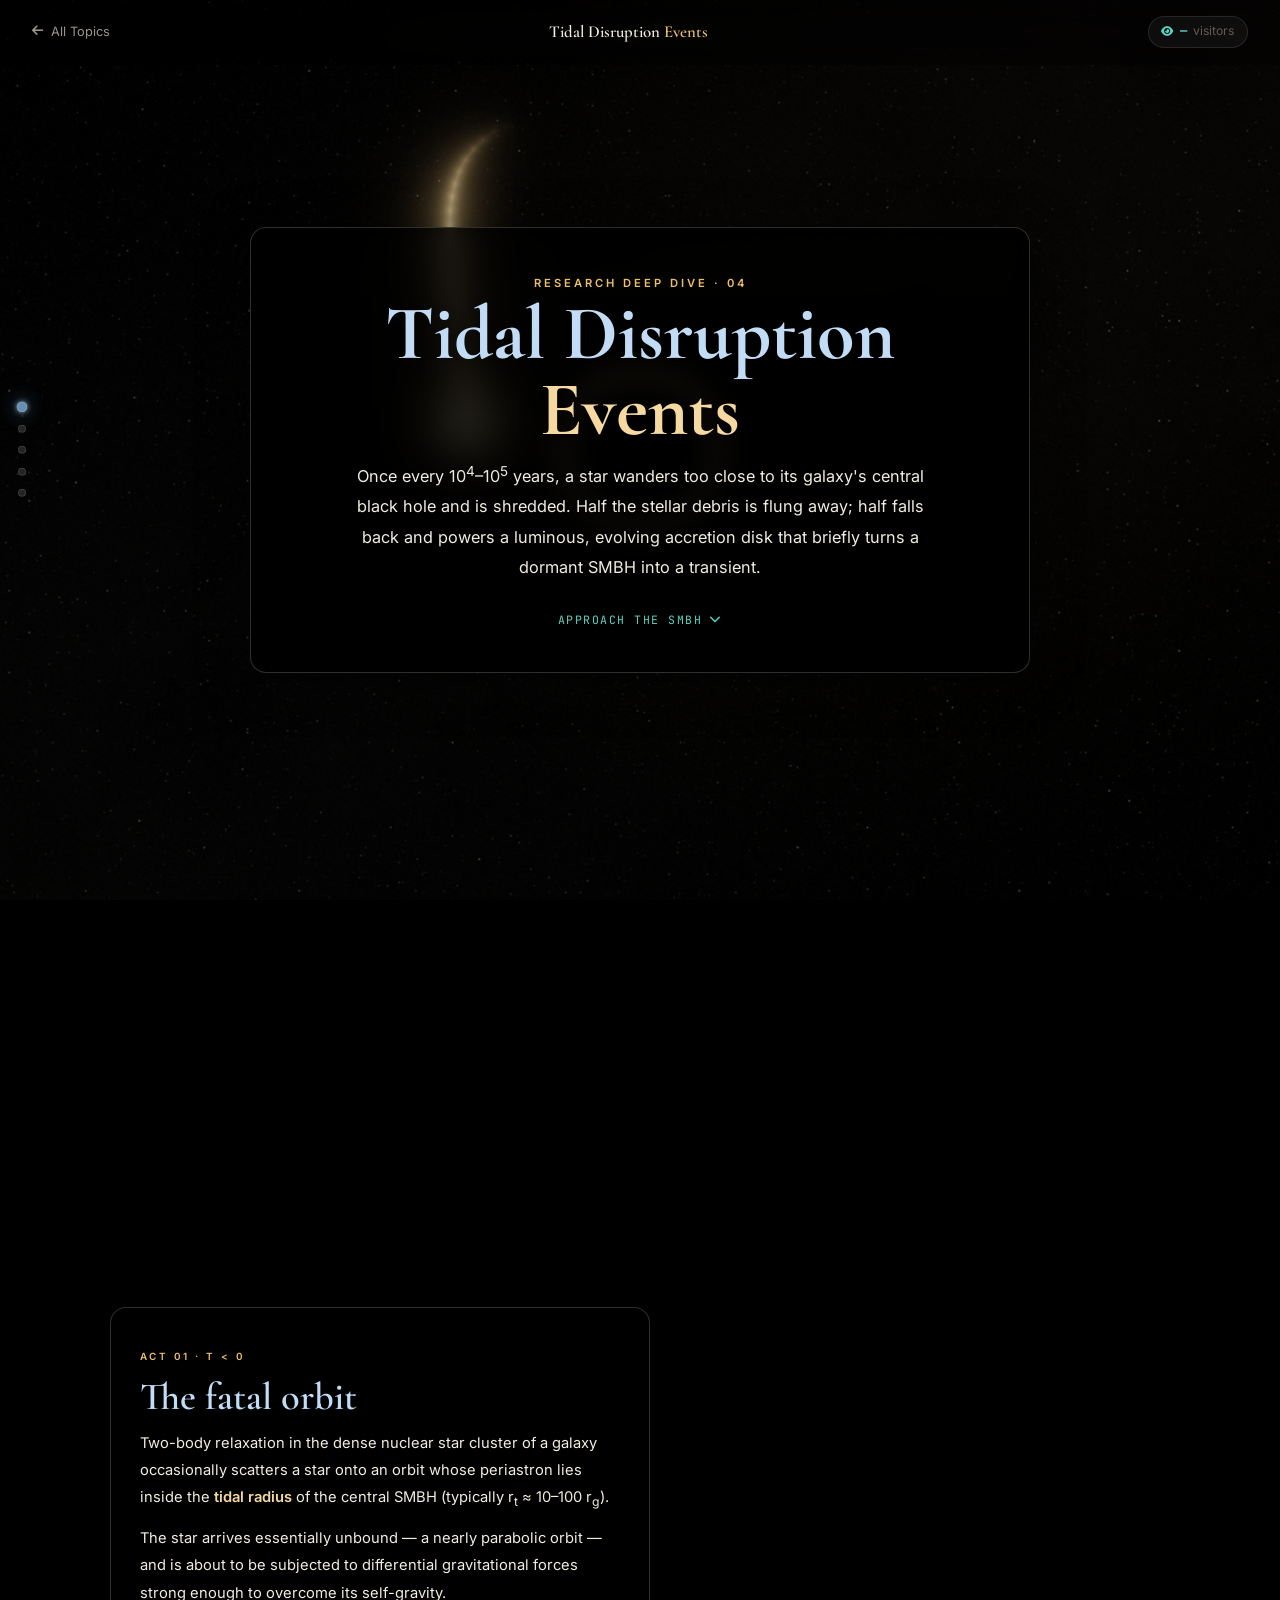
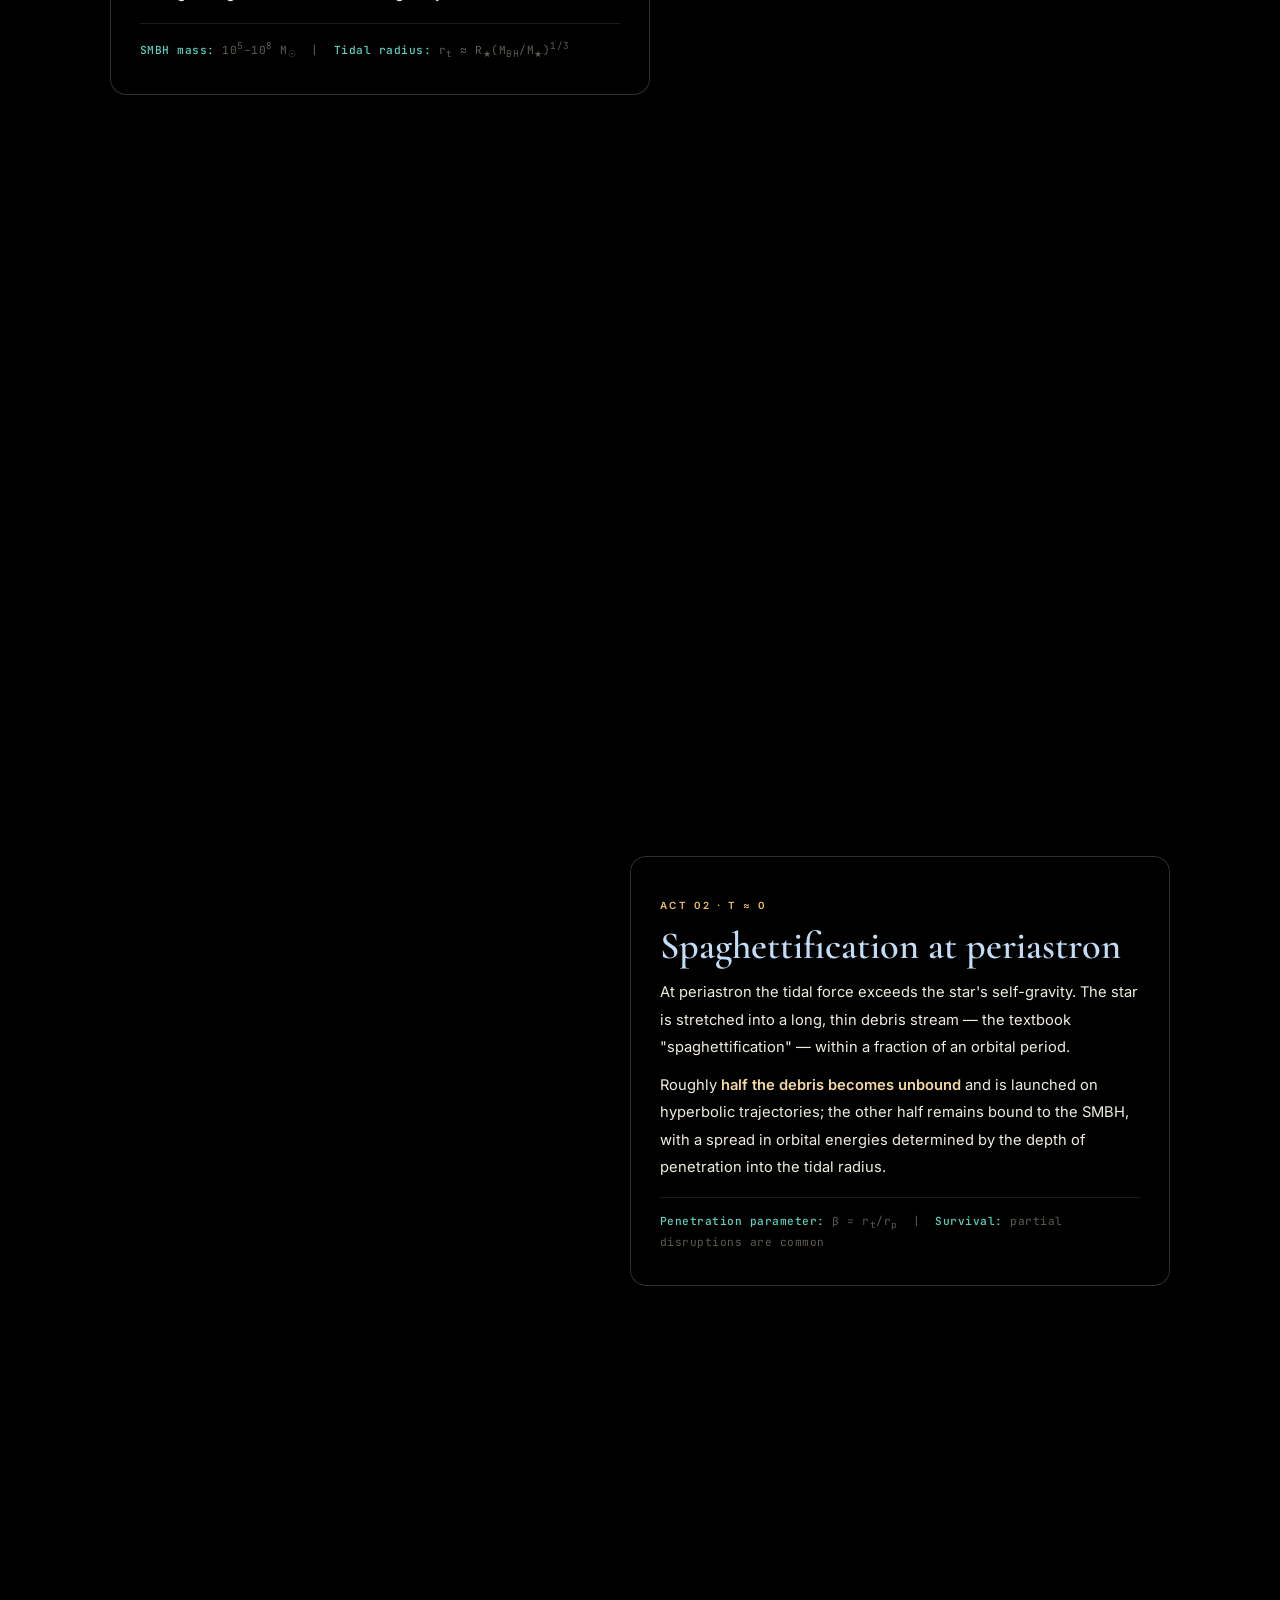
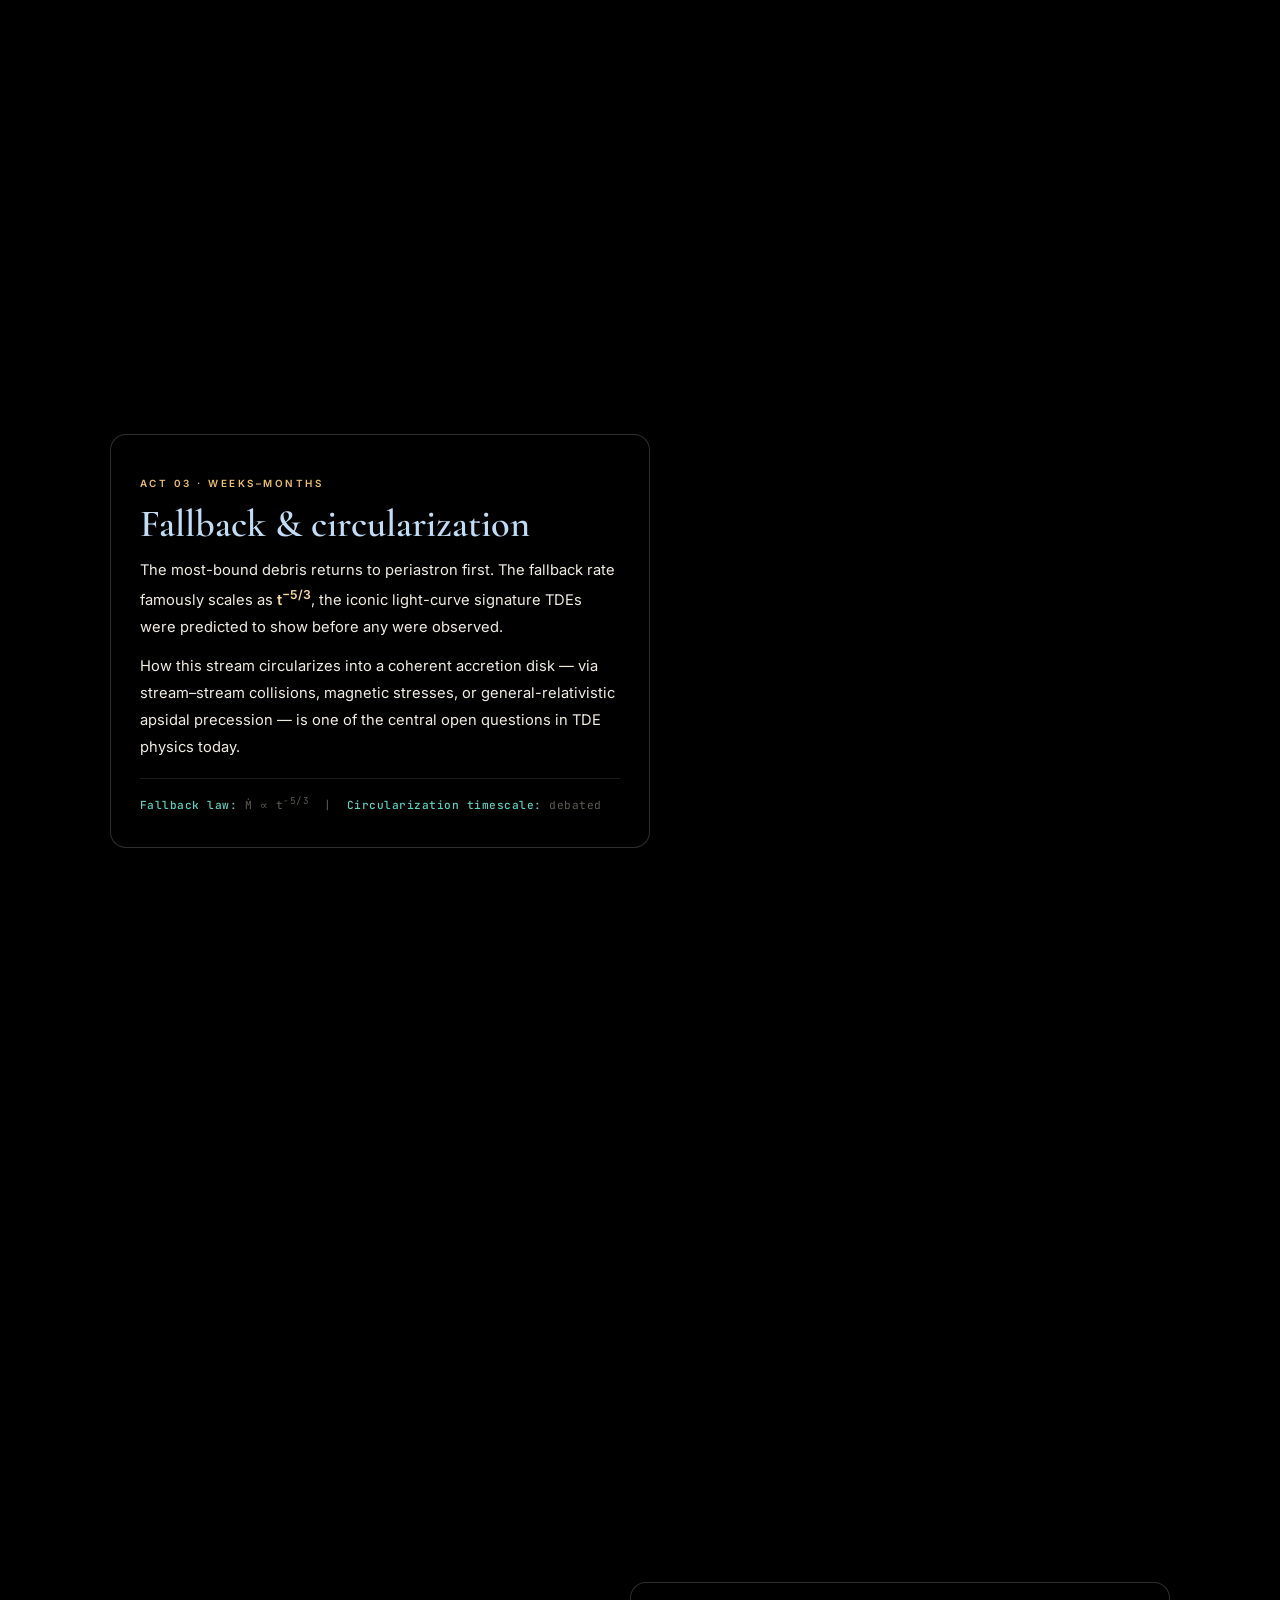
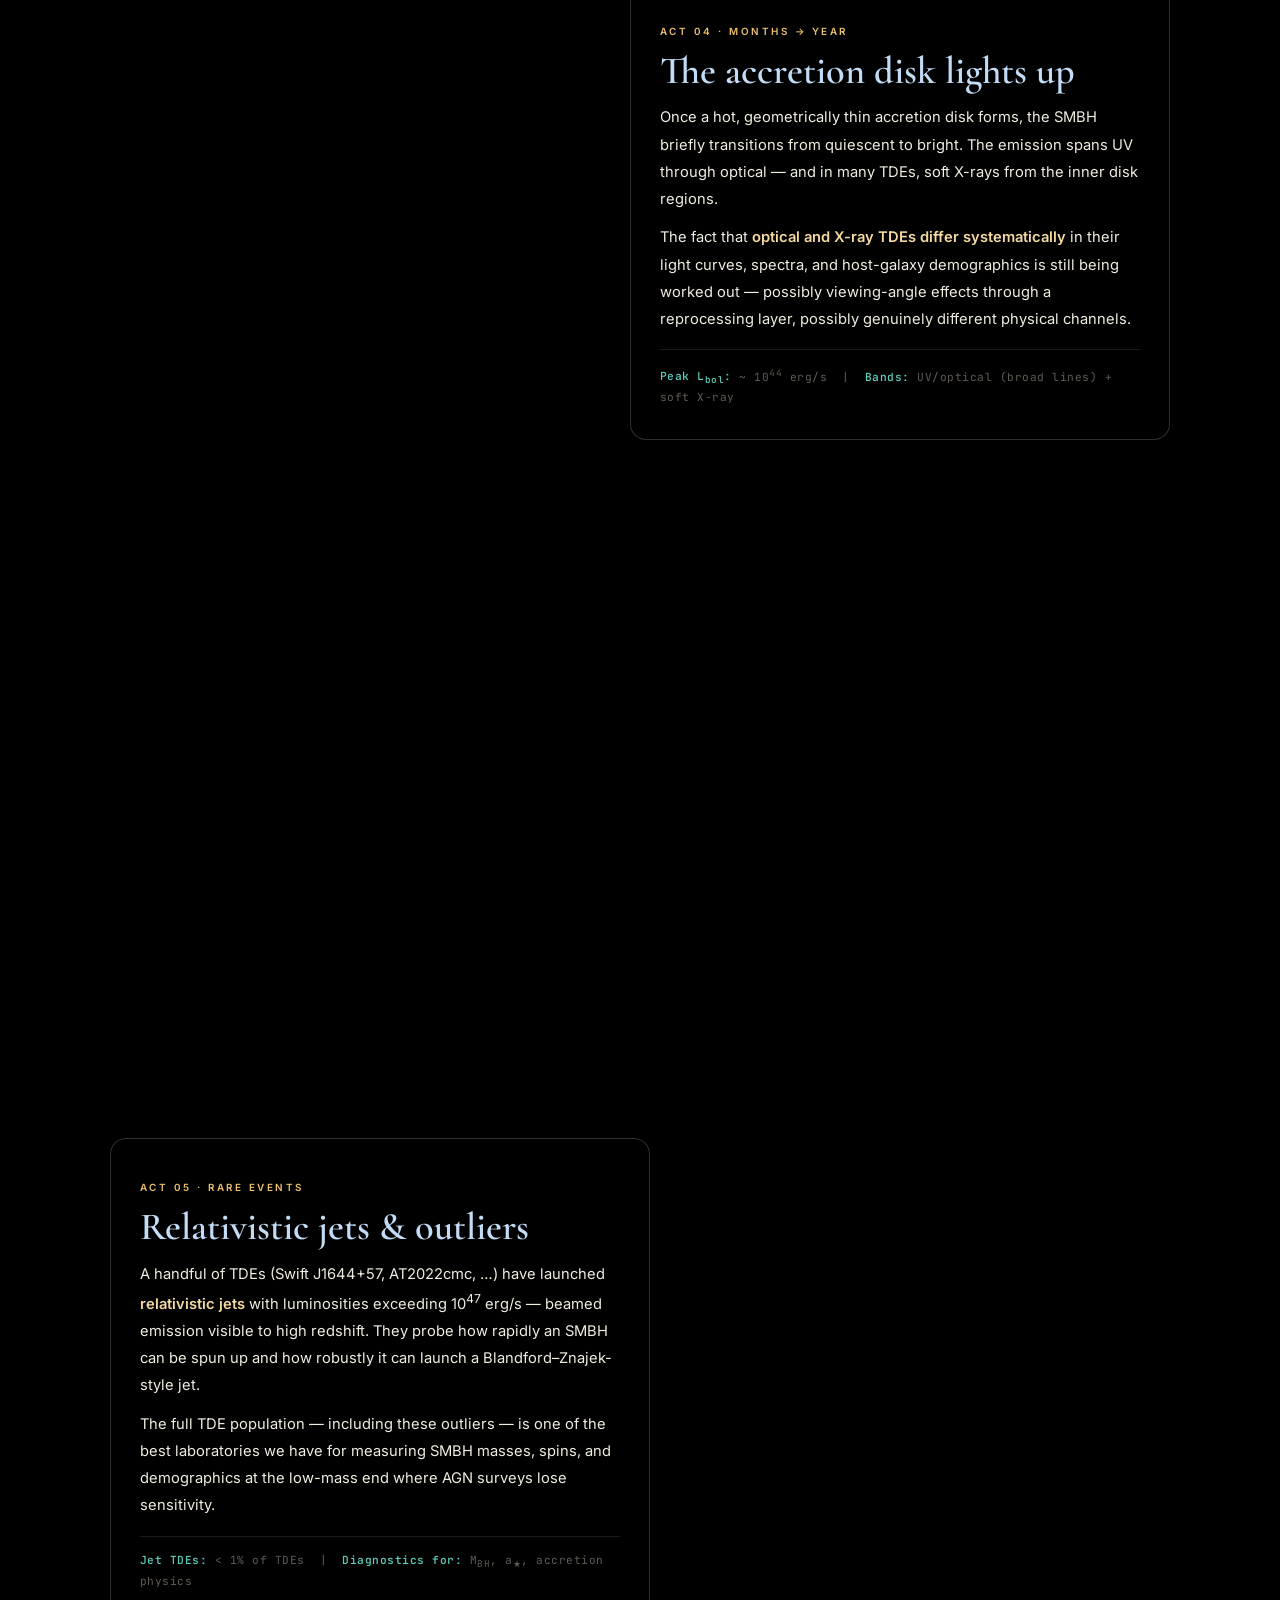
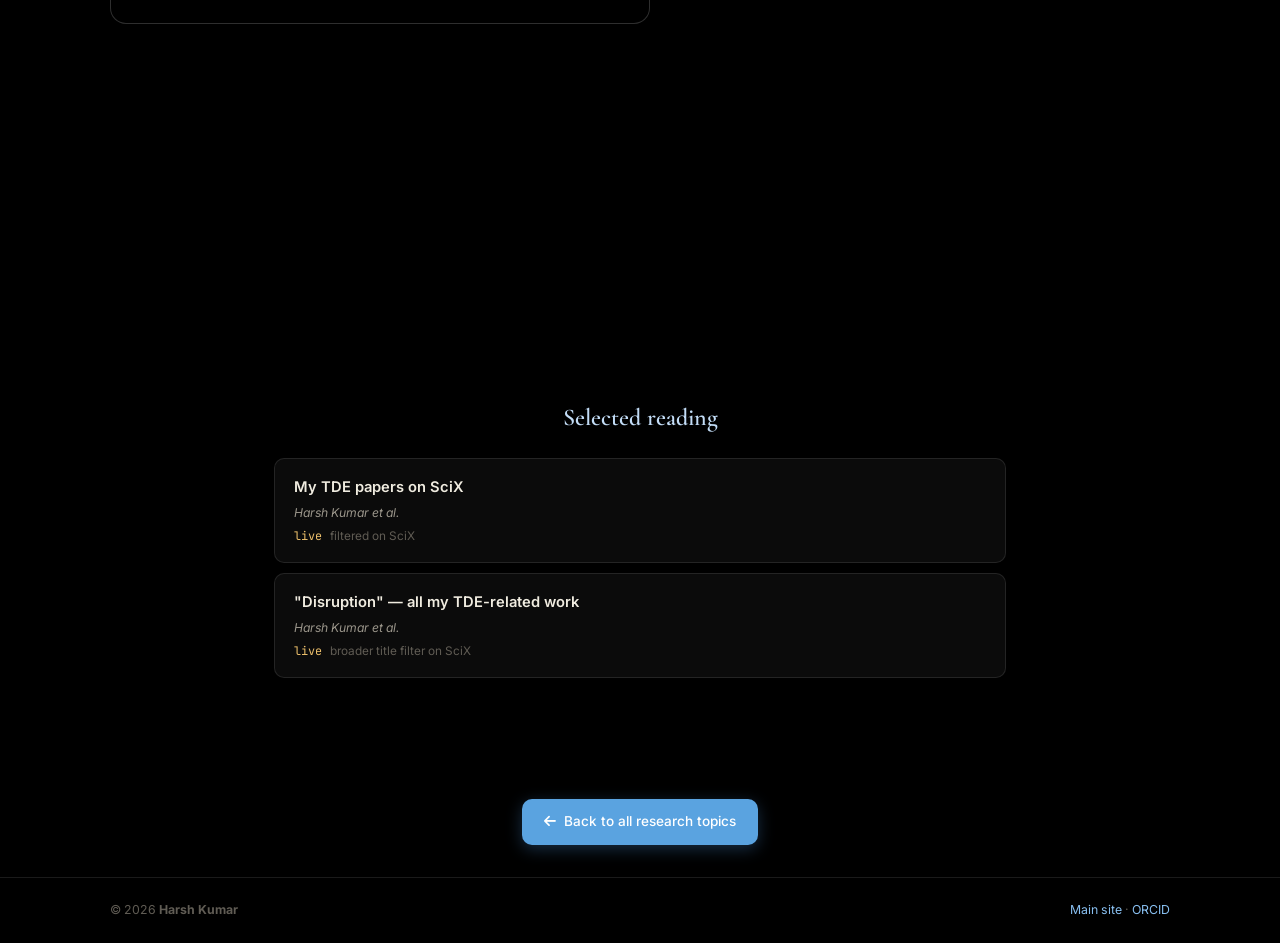
<file: research/tde.html>
<!DOCTYPE html>
<html lang="en">
<head>
<meta charset="UTF-8">
<meta name="viewport" content="width=device-width, initial-scale=1.0">
<meta name="description" content="Tidal Disruption Events — stars torn apart by supermassive black holes, lighting up the accretion disk and revealing the dormant SMBH for the first time.">
<title>Tidal Disruption Events — Harsh Kumar</title>
<link rel="preconnect" href="https://fonts.googleapis.com">
<link rel="preconnect" href="https://fonts.gstatic.com" crossorigin>
<link href="https://fonts.googleapis.com/css2?family=Cormorant+Garamond:wght@400;500;600;700&family=Inter:wght@300;400;500;600&family=JetBrains+Mono:wght@400;500&display=swap" rel="stylesheet">
<link rel="stylesheet" href="https://cdnjs.cloudflare.com/ajax/libs/font-awesome/6.5.1/css/all.min.css" crossorigin="anonymous">
<link rel="stylesheet" href="../assets/css/deep-dive.css">
<!-- Google Analytics (GA4) -->
<script async src="https://www.googletagmanager.com/gtag/js?id=G-DCKBL9F8CQ"></script>
<script>
  window.dataLayer = window.dataLayer || [];
  function gtag(){dataLayer.push(arguments);}
  gtag('js', new Date());
  gtag('config', 'G-DCKBL9F8CQ');
</script>
</head>
<body>

<div id="pb"></div>
<canvas id="cosmic"></canvas>
<aside id="actDots">
  <a class="act-dot" data-label="Orbit"   href="#act-orbit"></a>
  <a class="act-dot" data-label="Stretch" href="#act-stretch"></a>
  <a class="act-dot" data-label="Stream"  href="#act-stream"></a>
  <a class="act-dot" data-label="Disk"    href="#act-disk"></a>
  <a class="act-dot" data-label="Jet"     href="#act-jet"></a>
</aside>

<nav id="nav">
  <a href="../index.html#research" class="back"><i class="fas fa-arrow-left"></i> All Topics</a>
  <div class="title">Tidal Disruption <em>Events</em></div>
  <div class="right"><span class="vis"><i class="fas fa-eye"></i><strong id="vCnt">—</strong> visitors</span></div>
</nav>

<section class="hero">
  <div class="hero-in">
    <span class="kicker">Research Deep Dive · 04</span>
    <h1>Tidal Disruption <span class="accent">Events</span></h1>
    <p class="lede">Once every 10<sup>4</sup>–10<sup>5</sup> years, a star wanders too close to its galaxy's central black hole and is shredded. Half the stellar debris is flung away; half falls back and powers a luminous, evolving accretion disk that briefly turns a dormant SMBH into a transient.</p>
    <span class="cue">Approach the SMBH <i class="fas fa-chevron-down"></i></span>
  </div>
</section>

<section class="act" id="act-orbit">
  <div class="wrap">
    <div class="story">
      <span class="tag">Act 01 · t &lt; 0</span>
      <h2>The fatal orbit</h2>
      <p>Two-body relaxation in the dense nuclear star cluster of a galaxy occasionally scatters a star onto an orbit whose periastron lies inside the <strong>tidal radius</strong> of the central SMBH (typically r<sub>t</sub> ≈ 10–100 r<sub>g</sub>).</p>
      <p>The star arrives essentially unbound — a nearly parabolic orbit — and is about to be subjected to differential gravitational forces strong enough to overcome its self-gravity.</p>
      <div class="meta"><b>SMBH mass:</b> 10<sup>5</sup>–10<sup>8</sup> M<sub>☉</sub> &nbsp;|&nbsp; <b>Tidal radius:</b> r<sub>t</sub> ≈ R<sub>★</sub>(M<sub>BH</sub>/M<sub>★</sub>)<sup>1/3</sup></div>
    </div>
  </div>
</section>

<section class="act" id="act-stretch">
  <div class="wrap">
    <div class="story right">
      <span class="tag">Act 02 · t ≈ 0</span>
      <h2>Spaghettification at periastron</h2>
      <p>At periastron the tidal force exceeds the star's self-gravity. The star is stretched into a long, thin debris stream — the textbook "spaghettification" — within a fraction of an orbital period.</p>
      <p>Roughly <strong>half the debris becomes unbound</strong> and is launched on hyperbolic trajectories; the other half remains bound to the SMBH, with a spread in orbital energies determined by the depth of penetration into the tidal radius.</p>
      <div class="meta"><b>Penetration parameter:</b> β = r<sub>t</sub>/r<sub>p</sub> &nbsp;|&nbsp; <b>Survival:</b> partial disruptions are common</div>
    </div>
  </div>
</section>

<section class="act" id="act-stream">
  <div class="wrap">
    <div class="story">
      <span class="tag">Act 03 · weeks–months</span>
      <h2>Fallback &amp; circularization</h2>
      <p>The most-bound debris returns to periastron first. The fallback rate famously scales as <strong>t<sup>−5/3</sup></strong>, the iconic light-curve signature TDEs were predicted to show before any were observed.</p>
      <p>How this stream circularizes into a coherent accretion disk — via stream–stream collisions, magnetic stresses, or general-relativistic apsidal precession — is one of the central open questions in TDE physics today.</p>
      <div class="meta"><b>Fallback law:</b> Ṁ ∝ t<sup>−5/3</sup> &nbsp;|&nbsp; <b>Circularization timescale:</b> debated</div>
    </div>
  </div>
</section>

<section class="act" id="act-disk">
  <div class="wrap">
    <div class="story right">
      <span class="tag">Act 04 · months → year</span>
      <h2>The accretion disk lights up</h2>
      <p>Once a hot, geometrically thin accretion disk forms, the SMBH briefly transitions from quiescent to bright. The emission spans UV through optical — and in many TDEs, soft X-rays from the inner disk regions.</p>
      <p>The fact that <strong>optical and X-ray TDEs differ systematically</strong> in their light curves, spectra, and host-galaxy demographics is still being worked out — possibly viewing-angle effects through a reprocessing layer, possibly genuinely different physical channels.</p>
      <div class="meta"><b>Peak L<sub>bol</sub>:</b> ~ 10<sup>44</sup> erg/s &nbsp;|&nbsp; <b>Bands:</b> UV/optical (broad lines) + soft X-ray</div>
    </div>
  </div>
</section>

<section class="act" id="act-jet">
  <div class="wrap">
    <div class="story">
      <span class="tag">Act 05 · rare events</span>
      <h2>Relativistic jets &amp; outliers</h2>
      <p>A handful of TDEs (Swift J1644+57, AT2022cmc, …) have launched <strong>relativistic jets</strong> with luminosities exceeding 10<sup>47</sup> erg/s — beamed emission visible to high redshift. They probe how rapidly an SMBH can be spun up and how robustly it can launch a Blandford–Znajek-style jet.</p>
      <p>The full TDE population — including these outliers — is one of the best laboratories we have for measuring SMBH masses, spins, and demographics at the low-mass end where AGN surveys lose sensitivity.</p>
      <div class="meta"><b>Jet TDEs:</b> &lt; 1% of TDEs &nbsp;|&nbsp; <b>Diagnostics for:</b> M<sub>BH</sub>, a<sub>★</sub>, accretion physics</div>
    </div>
  </div>
</section>

<div class="papers-wrap">
  <h3>Selected reading</h3>
  <a class="paper-card" href="https://scixplorer.org/search?q=orcid%3A0000-0003-0871-4641%20(title%3Atidal%20OR%20title%3ATDE)&sort=date%20desc" target="_blank">
    <div class="t">My TDE papers on SciX</div>
    <div class="a">Harsh Kumar et al.</div>
    <div class="j"><span class="yr">live</span><span>filtered on SciX</span></div>
  </a>
  <a class="paper-card" href="https://scixplorer.org/search?q=orcid%3A0000-0003-0871-4641%20title%3A%22disruption%22&sort=date%20desc" target="_blank">
    <div class="t">"Disruption" — all my TDE-related work</div>
    <div class="a">Harsh Kumar et al.</div>
    <div class="j"><span class="yr">live</span><span>broader title filter on SciX</span></div>
  </a>
</div>

<div class="bottom-cta">
  <a href="../index.html#research"><i class="fas fa-arrow-left"></i> Back to all research topics</a>
</div>

<footer>
  <div class="ft">
    <div class="ft-c">© 2026 <strong>Harsh Kumar</strong></div>
    <div class="ft-c"><a href="../index.html">Main site</a> · <a href="https://orcid.org/0000-0003-0871-4641" target="_blank">ORCID</a></div>
  </div>
</footer>

<script>
const pb = document.getElementById('pb');
const navEl = document.getElementById('nav');
addEventListener('scroll', () => {
  const y = scrollY, max = document.documentElement.scrollHeight - innerHeight;
  pb.style.width = (max > 0 ? y / max * 100 : 0) + '%';
  navEl.classList.toggle('solid', y > 50);
});
document.querySelectorAll('#actDots .act-dot').forEach(d => {
  d.addEventListener('click', e => {
    e.preventDefault();
    document.querySelector(d.getAttribute('href'))?.scrollIntoView({behavior:'smooth'});
  });
});
(async () => {
  const el = document.getElementById('vCnt');
  if (!el) return;
  const NS='harshkumar-cfa', KEY='visits';
  const visited = sessionStorage.getItem('hk-visited');
  const path = visited ? `get/${NS}/${KEY}` : `hit/${NS}/${KEY}`;
  try {
    const r = await fetch(`https://abacus.jasoncameron.dev/${path}`);
    if (!r.ok) throw new Error();
    const j = await r.json();
    const v = Number(j?.value ?? j?.count ?? 0);
    if (v > 0) { el.textContent = v.toLocaleString(); sessionStorage.setItem('hk-visited','1'); }
  } catch { el.textContent = '—'; }
})();
</script>

<script type="module">
import { CosmicEngine } from '../assets/js/cosmic-engine.js';
import { TDE_FRAGMENT, TDE_ACTS } from '../assets/js/tde-shader.js';
const engine = new CosmicEngine({
  canvas: '#cosmic',
  fragmentShader: TDE_FRAGMENT,
  acts: TDE_ACTS,
  onTick: (e) => {
    const idx = Math.floor(e.actIndex);
    document.querySelectorAll('#actDots .act-dot').forEach((d,i) => d.classList.toggle('on', i === idx));
  },
});
engine.start();
</script>
</body>
</html>
</file>
<file: assets/css/deep-dive.css>
:root{
  --bg:#000000;--bg2:#080808;--bg3:#111111;
  --card:rgba(255,255,255,.045);--card2:rgba(255,255,255,.075);
  --bdr:rgba(255,255,255,.10);--bdr2:rgba(255,255,255,.18);
  --bl:#5aa3e0;--bll:#88bff0;--blll:#c2dcf6;
  --am:#d4a13e;--aml:#ecbf6b;--amll:#f5d9a0;
  --tl:#3aae9d;--tll:#5dd1c0;
  --tx:#f0ece0;--tx2:#9a958a;--tx3:#605c54;
  --gr:#3dba7f;--rd:#e05a5a;
  --r:10px;--rl:16px;
}
*,*::before,*::after{margin:0;padding:0;box-sizing:border-box}
html{scroll-behavior:smooth}
body{background:var(--bg);color:var(--tx);font-family:'Inter',system-ui,sans-serif;font-size:17px;line-height:1.7;overflow-x:hidden}
a{color:inherit;text-decoration:none}
::selection{background:rgba(74,143,212,.22)}
::-webkit-scrollbar{width:4px}
::-webkit-scrollbar-track{background:var(--bg)}
::-webkit-scrollbar-thumb{background:var(--bl);border-radius:2px}
@media(prefers-reduced-motion:reduce){*{animation-duration:.01ms!important;transition-duration:.01ms!important}}

canvas#cosmic{position:fixed;inset:0;z-index:0;pointer-events:none;width:100vw;height:100vh}

/* Top progress bar */
#pb{position:fixed;top:0;left:0;height:2px;width:0;background:linear-gradient(90deg,var(--bl),var(--tll),var(--aml));z-index:1001;transition:width .1s linear}

/* Top nav */
#nav{position:fixed;top:0;left:0;right:0;z-index:100;display:flex;align-items:center;justify-content:space-between;padding:1rem 2rem;background:rgba(0,0,0,.3);backdrop-filter:blur(18px);-webkit-backdrop-filter:blur(18px);border-bottom:1px solid transparent;transition:all .35s}
#nav.solid{background:rgba(0,0,0,.9);border-bottom-color:var(--bdr);padding:.78rem 2rem}
#nav .back{display:inline-flex;align-items:center;gap:.5rem;font-size:.8rem;color:var(--tx2);transition:color .2s}
#nav .back:hover{color:var(--bll)}
#nav .title{font-family:'Cormorant Garamond',Georgia,serif;font-size:1.05rem;font-weight:600;color:var(--tx)}
#nav .title em{font-style:normal;color:var(--aml)}
#nav .right{display:flex;align-items:center;gap:1rem;font-size:.78rem;color:var(--tx3)}

/* Act dots (left rail) */
#actDots{position:fixed;left:1.1rem;top:50%;transform:translateY(-50%);z-index:90;display:flex;flex-direction:column;gap:.85rem;opacity:.75;transition:opacity .25s}
#actDots:hover{opacity:1}
.act-dot{width:8px;height:8px;border-radius:50%;background:var(--bdr2);border:1px solid rgba(255,255,255,.15);cursor:pointer;transition:all .25s;position:relative}
.act-dot.on{background:var(--bll);box-shadow:0 0 14px var(--bl),0 0 4px var(--blll);transform:scale(1.35)}
.act-dot::after{content:attr(data-label);position:absolute;left:18px;top:50%;transform:translateY(-50%);font-family:'JetBrains Mono',monospace;font-size:.62rem;letter-spacing:1px;text-transform:uppercase;color:var(--tx2);white-space:nowrap;opacity:0;pointer-events:none;transition:opacity .2s}
.act-dot:hover::after{opacity:1}
@media(max-width:640px){#actDots{display:none}}

/* Section system — each .act is a 100vh+ scroll bay */
section.act{min-height:130vh;position:relative;z-index:1;display:flex;align-items:center;justify-content:flex-start;padding:8rem 1.5rem 6rem}
@media(max-width:640px){section.act{min-height:110vh;padding:5rem 1rem 4rem}}
@media(prefers-reduced-motion:reduce){section.act{min-height:auto;padding:5rem 1.5rem 3rem}}
section.act .wrap{max-width:1060px;width:100%;margin:0 auto;position:relative;z-index:2}
section.hero{min-height:100vh;display:flex;align-items:center;justify-content:center;text-align:center;padding:6rem 1.5rem}

/* Story card */
.story{max-width:540px;padding:2rem 1.8rem;background:linear-gradient(180deg,rgba(0,0,0,.84),rgba(0,0,0,.94));backdrop-filter:blur(14px) saturate(120%);-webkit-backdrop-filter:blur(14px) saturate(120%);border:1px solid var(--bdr2);border-radius:var(--rl);box-shadow:0 8px 36px rgba(0,0,0,.55),inset 0 0 24px rgba(0,0,0,.4)}
.story.right{margin-left:auto}
.story .tag{display:inline-block;font-size:.62rem;font-weight:600;text-transform:uppercase;letter-spacing:2.5px;color:var(--aml);margin-bottom:.6rem}
.story h2{font-family:'Cormorant Garamond',Georgia,serif;font-size:clamp(1.7rem,3.5vw,2.4rem);font-weight:600;line-height:1.15;color:var(--blll);margin-bottom:.7rem}
.story h2 em{font-style:normal;color:var(--aml)}
.story p{font-size:.92rem;line-height:1.85;color:var(--tx);margin-bottom:.7rem}
.story p:last-child{margin-bottom:0}
.story p strong{color:var(--amll);font-weight:600}
.story .meta{margin-top:1rem;padding-top:.9rem;border-top:1px solid var(--bdr);font-family:'JetBrains Mono',monospace;font-size:.7rem;color:var(--tx3);letter-spacing:.5px;line-height:1.7}
.story .meta b{color:var(--tll);font-weight:500}
@media(max-width:640px){.story{padding:1.4rem 1.2rem;max-width:100%}}

/* Hero */
.hero-in{max-width:780px;text-align:center;padding:2.4rem 2.2rem;background:linear-gradient(180deg,rgba(0,0,0,.78),rgba(0,0,0,.92));backdrop-filter:blur(14px);-webkit-backdrop-filter:blur(14px);border-radius:var(--rl);border:1px solid var(--bdr2);box-shadow:0 8px 48px rgba(0,0,0,.55),inset 0 0 24px rgba(0,0,0,.4)}
.hero-in .kicker{font-size:.7rem;font-weight:600;text-transform:uppercase;letter-spacing:3px;color:var(--aml);margin-bottom:.5rem}
.hero-in h1{font-family:'Cormorant Garamond',Georgia,serif;font-size:clamp(2.8rem,7vw,4.8rem);font-weight:700;line-height:1.0;color:var(--blll);margin-bottom:.6rem;text-shadow:0 2px 24px rgba(0,0,0,.85)}
.hero-in h1 .accent{color:var(--amll)}
.hero-in .lede{font-size:1.02rem;color:var(--tx);max-width:580px;margin:0 auto 1.4rem;line-height:1.85;text-shadow:0 1px 6px rgba(0,0,0,.85)}
.hero-in .cue{display:inline-flex;align-items:center;gap:.4rem;font-family:'JetBrains Mono',monospace;font-size:.72rem;color:var(--tll);letter-spacing:1.5px;text-transform:uppercase}
.hero-in .cue i{animation:bounce 1.8s ease-in-out infinite}
@keyframes bounce{0%,100%{transform:translateY(0)}50%{transform:translateY(4px)}}

/* Papers / further-reading section */
.papers-wrap{max-width:780px;margin:0 auto;padding:3rem 1.5rem 4rem;position:relative;z-index:2}
.papers-wrap h3{font-family:'Cormorant Garamond',serif;font-size:1.5rem;font-weight:600;color:var(--blll);margin-bottom:1.2rem;text-align:center}
.paper-card{display:block;padding:1rem 1.2rem;margin-bottom:.6rem;background:var(--card);border:1px solid var(--bdr);border-radius:var(--r);transition:all .22s}
.paper-card:hover{border-color:var(--bll);transform:translateX(4px)}
.paper-card .t{font-size:.92rem;font-weight:600;color:var(--tx);margin-bottom:.18rem}
.paper-card .a{font-size:.76rem;color:var(--tx2);font-style:italic;margin-bottom:.15rem}
.paper-card .j{font-size:.74rem;color:var(--tx3);display:flex;align-items:center;gap:.5rem}
.paper-card .j .yr{font-family:'JetBrains Mono',monospace;color:var(--aml)}

/* Footer */
footer{position:relative;z-index:1;border-top:1px solid var(--bdr);padding:1.4rem;background:rgba(0,0,0,.6);backdrop-filter:blur(10px)}
.ft{max-width:1060px;margin:0 auto;display:flex;align-items:center;justify-content:space-between;flex-wrap:wrap;gap:.9rem}
.ft-c{font-size:.77rem;color:var(--tx3)}
.ft-c a{color:var(--bll)}
.vis{display:inline-flex;align-items:center;gap:.4rem;font-size:.76rem;color:var(--tx3);background:var(--card);border:1px solid var(--bdr);padding:.28rem .8rem;border-radius:50px}
.vis i{color:var(--tll);font-size:.68rem}
.vis strong{color:var(--tll);font-family:'JetBrains Mono',monospace}

/* CTA back-to-research */
.bottom-cta{position:relative;z-index:2;text-align:center;padding:3rem 1.5rem 2rem}
.bottom-cta a{display:inline-flex;align-items:center;gap:.5rem;padding:.7rem 1.4rem;border-radius:var(--r);background:var(--bl);color:#fff;font-size:.85rem;font-weight:500;transition:all .22s;box-shadow:0 4px 16px rgba(74,143,212,.32)}
.bottom-cta a:hover{background:#5a9fe4;transform:translateY(-2px);box-shadow:0 6px 22px rgba(74,143,212,.45)}
</file>
